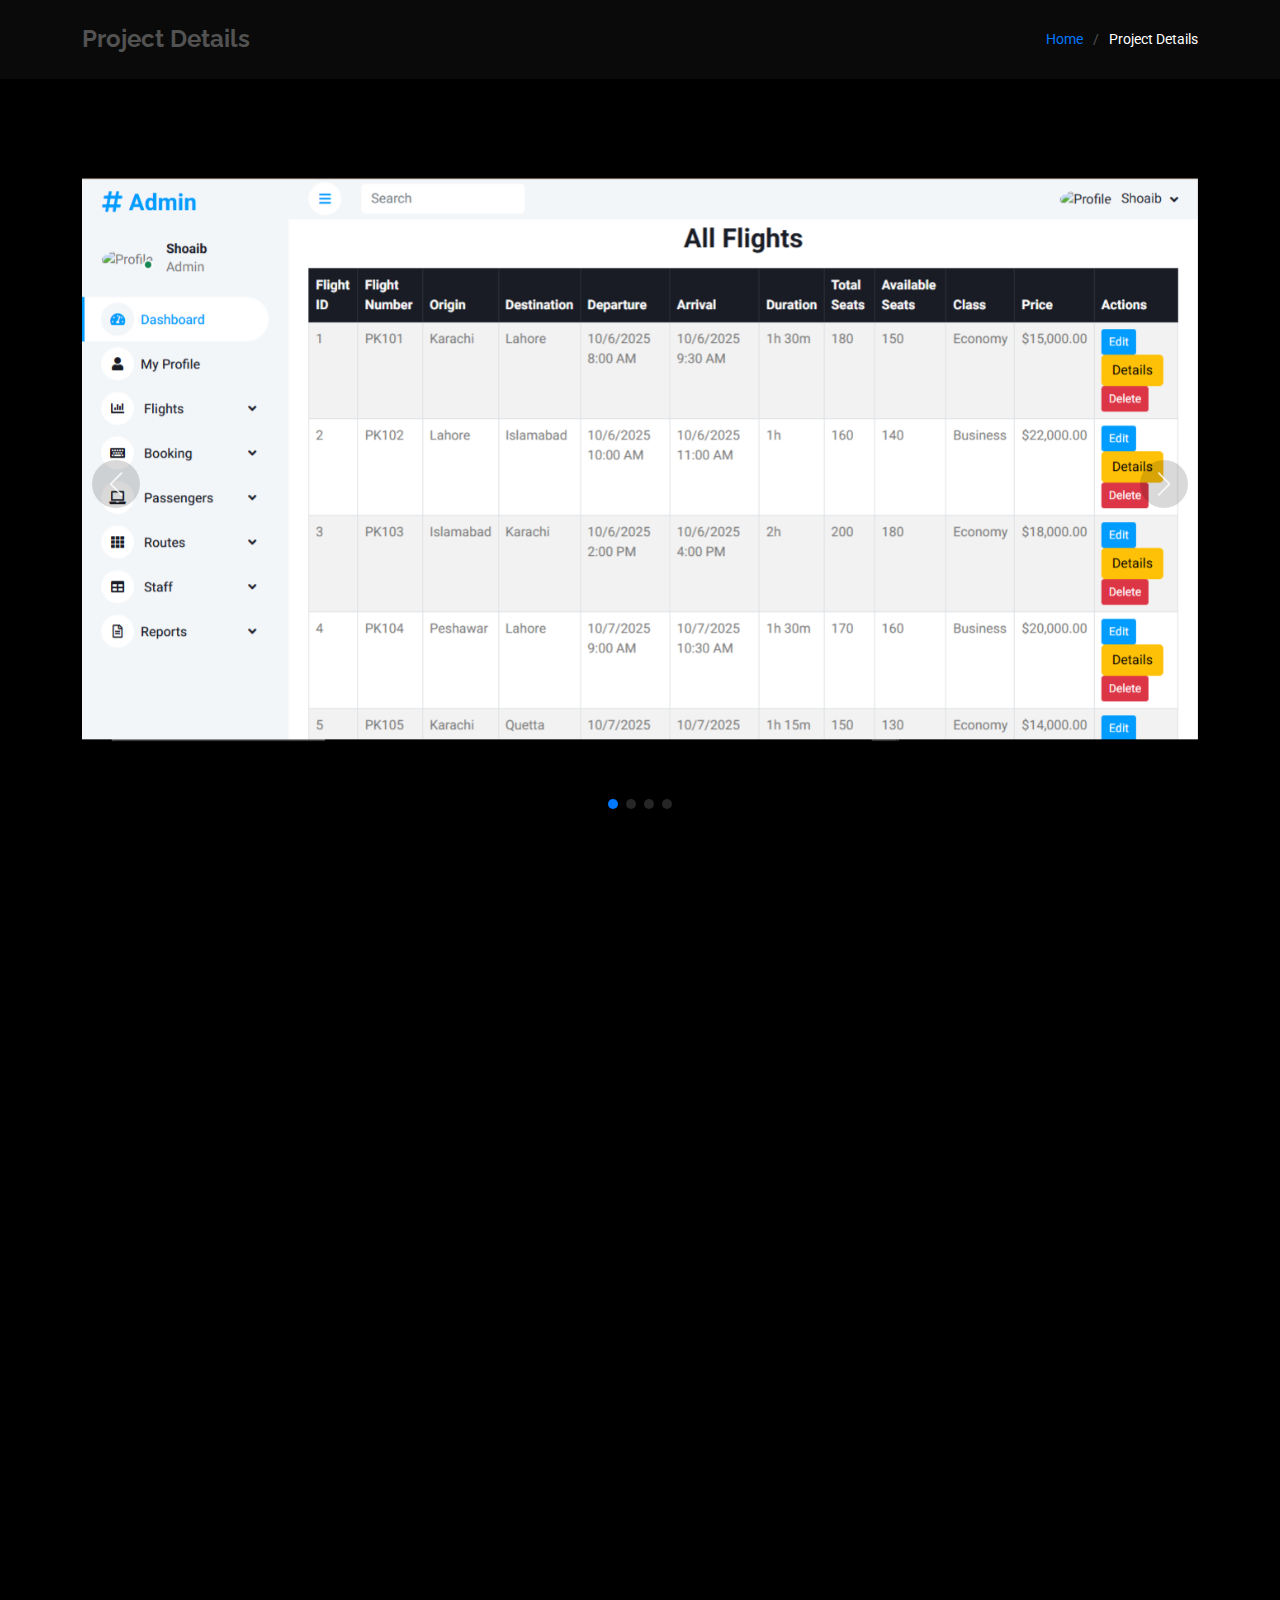
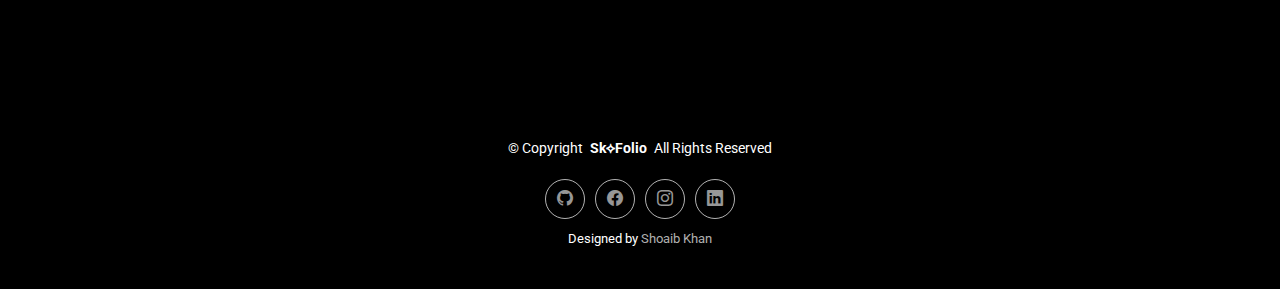
<file: airlineadmin.html>
<!DOCTYPE html>
<html lang="en">

<head>
  <meta charset="utf-8">
  <meta content="width=device-width, initial-scale=1.0" name="viewport">
  <title>Sk⟡Folio</title>
  <meta name="description" content="">
  <meta name="keywords" content="">

  <!-- Favicons -->
  <link href="assets/img/favicon.png" rel="icon">
  <link href="assets/img/apple-touch-icon.png" rel="apple-touch-icon">

  <!-- Fonts -->
  <link href="https://fonts.googleapis.com" rel="preconnect">
  <link href="https://fonts.gstatic.com" rel="preconnect" crossorigin>
  <link href="https://fonts.googleapis.com/css2?family=Roboto:ital,wght@0,100;0,300;0,400;0,500;0,700;0,900;1,100;1,300;1,400;1,500;1,700;1,900&family=Poppins:ital,wght@0,100;0,200;0,300;0,400;0,500;0,600;0,700;0,800;0,900;1,100;1,200;1,300;1,400;1,500;1,600;1,700;1,800;1,900&family=Raleway:ital,wght@0,100;0,200;0,300;0,400;0,500;0,600;0,700;0,800;0,900;1,100;1,200;1,300;1,400;1,500;1,600;1,700;1,800;1,900&display=swap" rel="stylesheet">

  <!-- Vendor CSS Files -->
  <link href="assets/vendor/bootstrap/css/bootstrap.min.css" rel="stylesheet">
  <link href="assets/vendor/bootstrap-icons/bootstrap-icons.css" rel="stylesheet">
  <link href="assets/vendor/aos/aos.css" rel="stylesheet">
  <link href="assets/vendor/glightbox/css/glightbox.min.css" rel="stylesheet">
  <link href="assets/vendor/swiper/swiper-bundle.min.css" rel="stylesheet">

  <!-- Main CSS File -->
  <link href="assets/css/main.css" rel="stylesheet">

  <!-- =======================================================
  * Template Name: DevFolio
  * Template URL: https://bootstrapmade.com/devfolio-bootstrap-portfolio-html-template/
  * Updated: Aug 07 2024 with Bootstrap v5.3.3
  * Author: BootstrapMade.com
  * License: https://bootstrapmade.com/license/
  ======================================================== -->
</head>

<body class="portfolio-details-page">

  <header id="header" class="header d-flex align-items-center sticky-top">
    <div class="container-fluid container-xl position-relative d-flex align-items-center justify-content-between">

      <a href="index.html" class="logo d-flex align-items-center">
        <!-- Uncomment the line below if you also wish to use an image logo -->
        <!-- <img src="assets/img/logo.png" alt=""> -->

      </a>

      <nav id="navmenu" class="navmenu">

        <i class="mobile-nav-toggle d-xl-none bi bi-list"></i>
      </nav>

    </div>
  </header>

  <main class="main">

    <!-- Page Title -->
    <div class="page-title" data-aos="fade">
      <div class="container d-lg-flex justify-content-between align-items-center">
        <h1 class="mb-2 mb-lg-0">Project Details</h1>
        <nav class="breadcrumbs">
          <ol>
            <li><a href="index.html">Home</a></li>
            <li class="current">Project Details</li>
          </ol>
        </nav>
      </div>
    </div><!-- End Page Title -->

    <!-- Portfolio Details Section -->
    <section id="portfolio-details" class="portfolio-details section">

      <div class="container" data-aos="fade-up">

        <div class="portfolio-details-slider swiper init-swiper">
          <script type="application/json" class="swiper-config">
            {
              "loop": true,
              "speed": 600,
              "autoplay": {
                "delay": 5000
              },
              "slidesPerView": "auto",
              "navigation": {
                "nextEl": ".swiper-button-next",
                "prevEl": ".swiper-button-prev"
              },
              "pagination": {
                "el": ".swiper-pagination",
                "type": "bullets",
                "clickable": true
              }
            }
          </script>
          <div class="swiper-wrapper align-items-center">

            <div class="swiper-slide">
              <img src="assets/img/portfolio/AirlineAdmin.png" alt="">
            </div>

            <div class="swiper-slide">
              <img src="assets/img/portfolio/AirlineAdmin1.png" alt="">
            </div>

            <div class="swiper-slide">
              <img src="assets/img/portfolio/AirlineAdmin2.png" alt="">
            </div>

            <div class="swiper-slide">
              <img src="assets/img/portfolio/AirlineAdmin3.png" alt="">
            </div>

          </div>
          <div class="swiper-button-prev"></div>
          <div class="swiper-button-next"></div>
          <div class="swiper-pagination"></div>
        </div>

        <div class="row justify-content-between gy-4 mt-4">

          <div class="col-lg-8" data-aos="fade-up">
            <div class="portfolio-description">
              <h2>Airline Reservation System – Admin Panel</h2>
              <p>
                The Admin Panel of the Airline Reservation System is designed to help administrators efficiently manage flights, schedules, seat classes, and booking operations. The dashboard offers a clean, professional layout where the admin can add new flights, update timings, manage ticket classes like Economy, Business, and First Class, and oversee passenger bookings with complete accuracy.
              </p>
              <p>
                This system focuses on streamlined control and clear navigation, allowing admins to quickly modify routes, assign staff, and review booking details in real time. The interface is built with a responsive and user-friendly structure, ensuring that important airline operations can be handled smoothly across devices. Each part of the panel maintains clarity and precision, making airline management easier and more organized.
              </p>

              <div class="testimonial-item">
                <p>
                  <i class="bi bi-quote quote-icon-left"></i>
                  <span> Shoaib demonstrated excellent skills while developing the Admin Panel for the Airline Reservation System. His ability to structure complex modules like flight management, route scheduling, and booking supervision showed strong technical understanding and commitment. The system reflects his dedication to clean design and functional development.</span>
                  <i class="bi bi-quote quote-icon-right"></i>
                </p>
                <div>
                  <img src="assets/img/testimonials/testimonials-1.jpg" class="testimonial-img" alt="">
                  <h3>Muhammad Haris</h3>
                  <h4>Faculty Member – Aptech</h4>
                </div>
              </div>

              <p>
                The interface design focuses on providing admins with complete operational visibility, from flight creation to real-time booking statistics. Each module is crafted to ensure accuracy in scheduling and seat-class distribution, helping maintain smooth airline operations. The layout emphasizes clarity, making it easy for admins to navigate through essential management tools.
              </p>

              <p>
                This Admin Panel is built with scalability in mind, supporting future upgrades such as live flight tracking, automated notifications, and extended staff control features. The system’s stable performance and organized structure offer a strong foundation for managing complex airline data securely and efficiently.
              </p>

            </div>
          </div>

          <div class="col-lg-3" data-aos="fade-up" data-aos-delay="100">
            <div class="portfolio-info">
              <h3>Project information</h3>
              <ul>
                <li><strong>Category:</strong> Admin Panel Development (Academic Project)</li>
                <li><strong>Client:</strong> Aptech Institute (Academic Requirement)</li>
                <li><strong>Project date</strong> 01 July, 2025</li>
                <li><strong>Project URL</strong> <a href="https://github.com/Shoaibkhan-10/Airline-Reservation-System.git">www.arilinereservation.com</a></li>
                <li><a href="https://github.com/Shoaibkhan-10/Airline-Reservation-System.git" class="btn-visit align-self-start">Visit Website</a></li>
              </ul>
            </div>
          </div>

        </div>

      </div>

    </section><!-- /Portfolio Details Section -->

  </main>

  <footer id="footer" class="footer accent-background">

    <div class="container">
      <div class="copyright text-center ">
        <p>© <span>Copyright</span> <strong class="px-1 sitename">Sk⟡Folio</strong> <span>All Rights Reserved</span></p>
      </div>
      <div class="social-links d-flex justify-content-center">
        <a href="https://github.com/Shoaibkhan-10"><i class="bi bi-github"></i></a>
        <a href="https://www.facebook.com/shoaib.khan.959108/"><i class="bi bi-facebook"></i></a>
        <a href="https://www.instagram.com/sho_aibkhan10/"><i class="bi bi-instagram"></i></a>
        <a href="https://www.linkedin.com/in/shoaib-khan-895b4b362/"><i class="bi bi-linkedin"></i></a>
      </div>
      <div class="credits">
        <!-- All the links in the footer should remain intact. -->
        <!-- You can delete the links only if you've purchased the pro version. -->
        <!-- Licensing information: https://bootstrapmade.com/license/ -->
        <!-- Purchase the pro version with working PHP/AJAX contact form: [buy-url] -->
        Designed by <a href="#">Shoaib Khan</a> 
        <!-- Distributed by <a href="https://themewagon.com" target="_blank">ThemeWagon</a> -->
      </div>
    </div>

  </footer>

  <!-- Scroll Top -->
  <a href="#" id="scroll-top" class="scroll-top d-flex align-items-center justify-content-center"><i class="bi bi-arrow-up-short"></i></a>

  <!-- Preloader -->
  <div id="preloader"></div>

  <!-- Vendor JS Files -->
  <script src="assets/vendor/bootstrap/js/bootstrap.bundle.min.js"></script>
  <script src="assets/vendor/php-email-form/validate.js"></script>
  <script src="assets/vendor/aos/aos.js"></script>
  <script src="assets/vendor/typed.js/typed.umd.js"></script>
  <script src="assets/vendor/waypoints/noframework.waypoints.js"></script>
  <script src="assets/vendor/purecounter/purecounter_vanilla.js"></script>
  <script src="assets/vendor/glightbox/js/glightbox.min.js"></script>
  <script src="assets/vendor/imagesloaded/imagesloaded.pkgd.min.js"></script>
  <script src="assets/vendor/isotope-layout/isotope.pkgd.min.js"></script>
  <script src="assets/vendor/swiper/swiper-bundle.min.js"></script>

  <!-- Main JS File -->
  <script src="assets/js/main.js"></script>

</body>

</html>
</file>
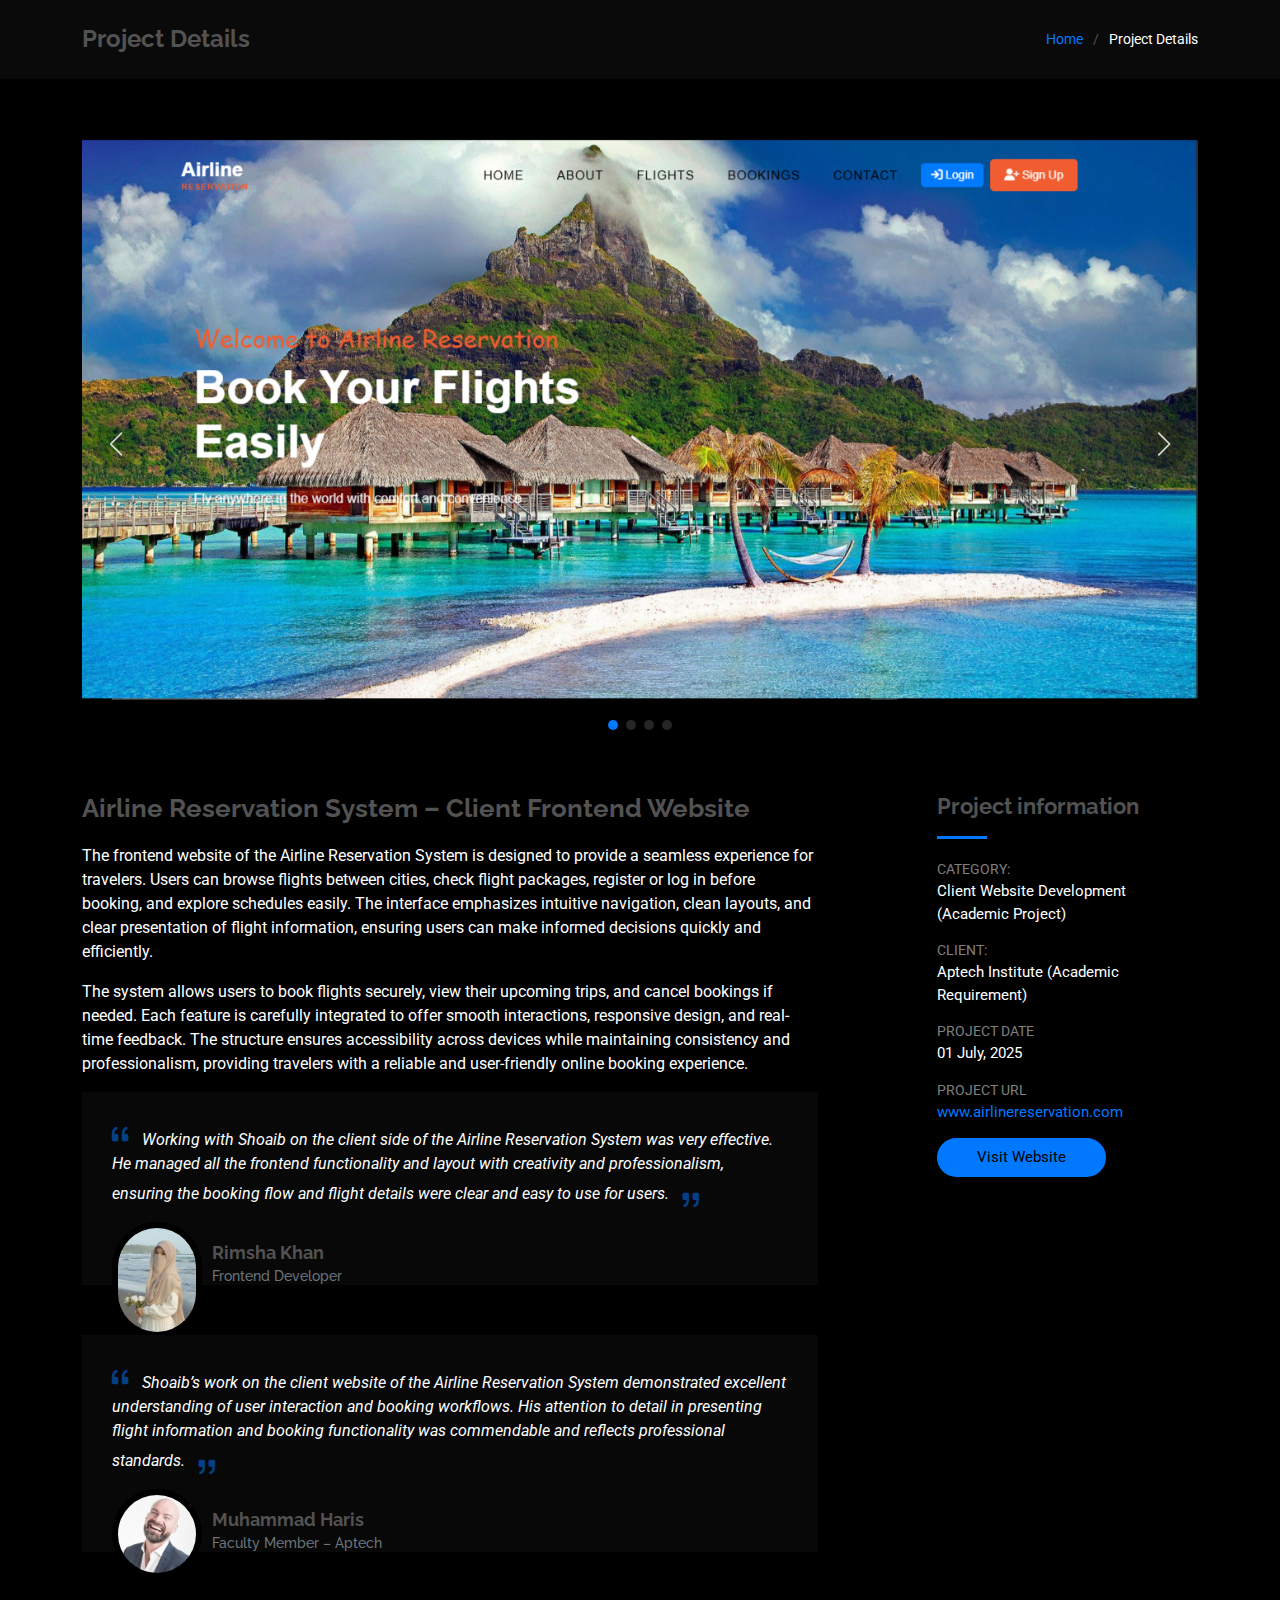
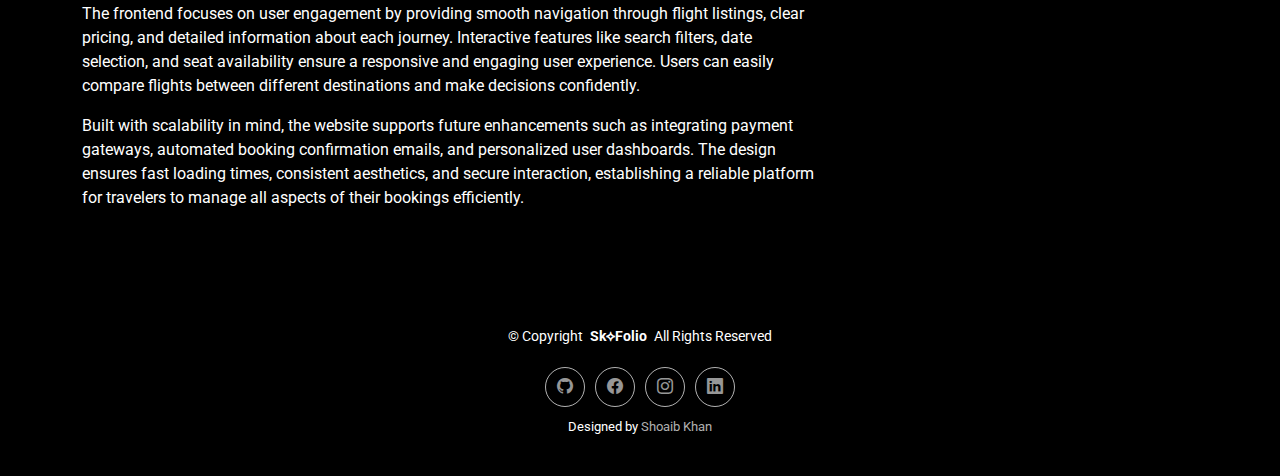
<file: airlineclient.html>
<!DOCTYPE html>
<html lang="en">

<head>
  <meta charset="utf-8">
  <meta content="width=device-width, initial-scale=1.0" name="viewport">
  <title>Sk⟡Folio</title>
  <meta name="description" content="">
  <meta name="keywords" content="">

  <!-- Favicons -->
  <link href="assets/img/favicon.png" rel="icon">
  <link href="assets/img/apple-touch-icon.png" rel="apple-touch-icon">

  <!-- Fonts -->
  <link href="https://fonts.googleapis.com" rel="preconnect">
  <link href="https://fonts.gstatic.com" rel="preconnect" crossorigin>
  <link href="https://fonts.googleapis.com/css2?family=Roboto:ital,wght@0,100;0,300;0,400;0,500;0,700;0,900;1,100;1,300;1,400;1,500;1,700;1,900&family=Poppins:ital,wght@0,100;0,200;0,300;0,400;0,500;0,600;0,700;0,800;0,900;1,100;1,200;1,300;1,400;1,500;1,600;1,700;1,800;1,900&family=Raleway:ital,wght@0,100;0,200;0,300;0,400;0,500;0,600;0,700;0,800;0,900;1,100;1,200;1,300;1,400;1,500;1,600;1,700;1,800;1,900&display=swap" rel="stylesheet">

  <!-- Vendor CSS Files -->
  <link href="assets/vendor/bootstrap/css/bootstrap.min.css" rel="stylesheet">
  <link href="assets/vendor/bootstrap-icons/bootstrap-icons.css" rel="stylesheet">
  <link href="assets/vendor/aos/aos.css" rel="stylesheet">
  <link href="assets/vendor/glightbox/css/glightbox.min.css" rel="stylesheet">
  <link href="assets/vendor/swiper/swiper-bundle.min.css" rel="stylesheet">

  <!-- Main CSS File -->
  <link href="assets/css/main.css" rel="stylesheet">

  <!-- =======================================================
  * Template Name: DevFolio
  * Template URL: https://bootstrapmade.com/devfolio-bootstrap-portfolio-html-template/
  * Updated: Aug 07 2024 with Bootstrap v5.3.3
  * Author: BootstrapMade.com
  * License: https://bootstrapmade.com/license/
  ======================================================== -->
</head>

<body class="portfolio-details-page">

  <header id="header" class="header d-flex align-items-center sticky-top">
    <div class="container-fluid container-xl position-relative d-flex align-items-center justify-content-between">

      <a href="index.html" class="logo d-flex align-items-center">
        <!-- Uncomment the line below if you also wish to use an image logo -->
        <!-- <img src="assets/img/logo.png" alt=""> -->

      </a>

      <nav id="navmenu" class="navmenu">

        <i class="mobile-nav-toggle d-xl-none bi bi-list"></i>
      </nav>

    </div>
  </header>

  <main class="main">

    <!-- Page Title -->
    <div class="page-title" data-aos="fade">
      <div class="container d-lg-flex justify-content-between align-items-center">
        <h1 class="mb-2 mb-lg-0">Project Details</h1>
        <nav class="breadcrumbs">
          <ol>
            <li><a href="index.html">Home</a></li>
            <li class="current">Project Details</li>
          </ol>
        </nav>
      </div>
    </div><!-- End Page Title -->

    <!-- Portfolio Details Section -->
    <section id="portfolio-details" class="portfolio-details section">

      <div class="container" data-aos="fade-up">

        <div class="portfolio-details-slider swiper init-swiper">
          <script type="application/json" class="swiper-config">
            {
              "loop": true,
              "speed": 600,
              "autoplay": {
                "delay": 5000
              },
              "slidesPerView": "auto",
              "navigation": {
                "nextEl": ".swiper-button-next",
                "prevEl": ".swiper-button-prev"
              },
              "pagination": {
                "el": ".swiper-pagination",
                "type": "bullets",
                "clickable": true
              }
            }
          </script>
          <div class="swiper-wrapper align-items-center">

            <div class="swiper-slide">
              <img src="assets/img/portfolio/AirlineFrontend.png" alt="">
            </div>

            <div class="swiper-slide">
              <img src="assets/img/portfolio/AirlineFrontend1.png" alt="">
            </div>

            <div class="swiper-slide">
              <img src="assets/img/portfolio/AirlineFrontend2.png" alt="">
            </div>

            <div class="swiper-slide">
              <img src="assets/img/portfolio/AirlineFrontend3.png" alt="">
            </div>

          </div>
          <div class="swiper-button-prev"></div>
          <div class="swiper-button-next"></div>
          <div class="swiper-pagination"></div>
        </div>

        <div class="row justify-content-between gy-4 mt-4">

          <div class="col-lg-8" data-aos="fade-up">
            <div class="portfolio-description">
              <h2>Airline Reservation System – Client Frontend Website</h2>
              <p>
                The frontend website of the Airline Reservation System is designed to provide a seamless experience for travelers. Users can browse flights between cities, check flight packages, register or log in before booking, and explore schedules easily. The interface emphasizes intuitive navigation, clean layouts, and clear presentation of flight information, ensuring users can make informed decisions quickly and efficiently.
              </p>
              <p>
                The system allows users to book flights securely, view their upcoming trips, and cancel bookings if needed. Each feature is carefully integrated to offer smooth interactions, responsive design, and real-time feedback. The structure ensures accessibility across devices while maintaining consistency and professionalism, providing travelers with a reliable and user-friendly online booking experience.
              </p>

              <div class="testimonial-item">
                <p>
                  <i class="bi bi-quote quote-icon-left"></i>
                  <span> Working with Shoaib on the client side of the Airline Reservation System was very effective. He managed all the frontend functionality and layout with creativity and professionalism, ensuring the booking flow and flight details were clear and easy to use for users.</span>
                  <i class="bi bi-quote quote-icon-right"></i>
                </p>
                <div>
                  <img src="assets/img/testimonials/pic1.jfif" class="testimonial-img" alt="">
                  <h3>Rimsha Khan</h3>
                  <h4>Frontend Developer</h4>
                </div>
              </div>

              <div class="testimonial-item">
                <p>
                  <i class="bi bi-quote quote-icon-left"></i>
                  <span>Shoaib’s work on the client website of the Airline Reservation System demonstrated excellent understanding of user interaction and booking workflows. His attention to detail in presenting flight information and booking functionality was commendable and reflects professional standards.</span>
                  <i class="bi bi-quote quote-icon-right"></i>
                </p>
                <div>
                  <img src="assets/img/testimonials/testimonials-1.jpg" class="testimonial-img" alt="">
                  <h3>Muhammad Haris</h3>
                  <h4>Faculty Member – Aptech</h4>
                </div>
              </div>

              <p>
                The frontend focuses on user engagement by providing smooth navigation through flight listings, clear pricing, and detailed information about each journey. Interactive features like search filters, date selection, and seat availability ensure a responsive and engaging user experience. Users can easily compare flights between different destinations and make decisions confidently.
              </p>
              <p>
                Built with scalability in mind, the website supports future enhancements such as integrating payment gateways, automated booking confirmation emails, and personalized user dashboards. The design ensures fast loading times, consistent aesthetics, and secure interaction, establishing a reliable platform for travelers to manage all aspects of their bookings efficiently.
              </p>

            </div>
          </div>

          <div class="col-lg-3" data-aos="fade-up" data-aos-delay="100">
            <div class="portfolio-info">
              <h3>Project information</h3>
              <ul>
                <li><strong>Category:</strong> Client Website Development (Academic Project)</li>
                <li><strong>Client:</strong> Aptech Institute (Academic Requirement)</li>
                <li><strong>Project date</strong> 01 July, 2025</li>
                <li><strong>Project URL</strong> <a href="https://github.com/Shoaibkhan-10/Airline-Reservation-System.git">www.airlinereservation.com</a></li>
                <li><a href="https://github.com/Shoaibkhan-10/Airline-Reservation-System.git" class="btn-visit align-self-start">Visit Website</a></li>
              </ul>
            </div>
          </div>

        </div>

      </div>

    </section><!-- /Portfolio Details Section -->

  </main>

  <footer id="footer" class="footer accent-background">

    <div class="container">
      <div class="copyright text-center ">
        <p>© <span>Copyright</span> <strong class="px-1 sitename">Sk⟡Folio</strong> <span>All Rights Reserved</span></p>
      </div>
      <div class="social-links d-flex justify-content-center">
        <a href="https://github.com/Shoaibkhan-10"><i class="bi bi-github"></i></a>
        <a href="https://www.facebook.com/shoaib.khan.959108/"><i class="bi bi-facebook"></i></a>
        <a href="https://www.instagram.com/sho_aibkhan10/"><i class="bi bi-instagram"></i></a>
        <a href="https://www.linkedin.com/in/shoaib-khan-895b4b362/"><i class="bi bi-linkedin"></i></a>
      </div>
      <div class="credits">
        <!-- All the links in the footer should remain intact. -->
        <!-- You can delete the links only if you've purchased the pro version. -->
        <!-- Licensing information: https://bootstrapmade.com/license/ -->
        <!-- Purchase the pro version with working PHP/AJAX contact form: [buy-url] -->
        Designed by <a href="#">Shoaib Khan</a> 
        <!-- Distributed by <a href="https://themewagon.com" target="_blank">ThemeWagon</a> -->
      </div>
    </div>

  </footer>

  <!-- Scroll Top -->
  <a href="#" id="scroll-top" class="scroll-top d-flex align-items-center justify-content-center"><i class="bi bi-arrow-up-short"></i></a>

  <!-- Preloader -->
  <div id="preloader"></div>

  <!-- Vendor JS Files -->
  <script src="assets/vendor/bootstrap/js/bootstrap.bundle.min.js"></script>
  <script src="assets/vendor/php-email-form/validate.js"></script>
  <script src="assets/vendor/aos/aos.js"></script>
  <script src="assets/vendor/typed.js/typed.umd.js"></script>
  <script src="assets/vendor/waypoints/noframework.waypoints.js"></script>
  <script src="assets/vendor/purecounter/purecounter_vanilla.js"></script>
  <script src="assets/vendor/glightbox/js/glightbox.min.js"></script>
  <script src="assets/vendor/imagesloaded/imagesloaded.pkgd.min.js"></script>
  <script src="assets/vendor/isotope-layout/isotope.pkgd.min.js"></script>
  <script src="assets/vendor/swiper/swiper-bundle.min.js"></script>

  <!-- Main JS File -->
  <script src="assets/js/main.js"></script>

</body>

</html>
</file>
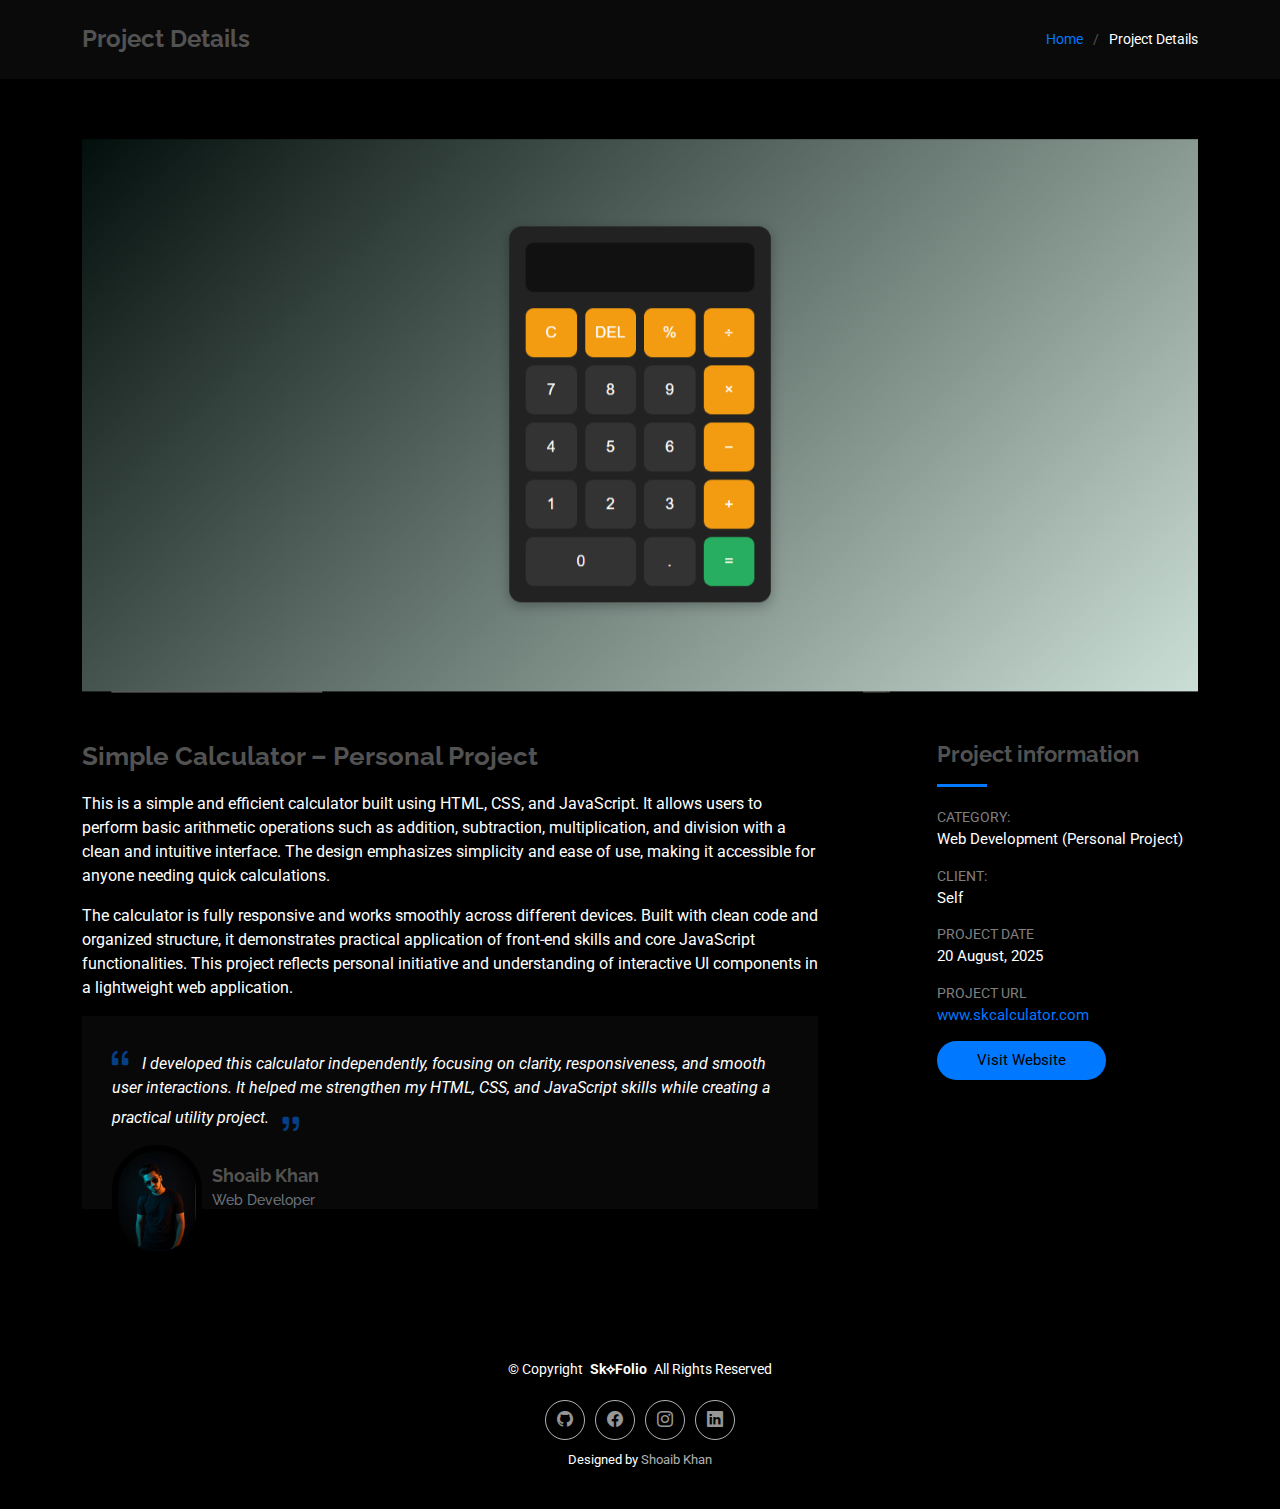
<file: calculator.html>
<!DOCTYPE html>
<html lang="en">

<head>
  <meta charset="utf-8">
  <meta content="width=device-width, initial-scale=1.0" name="viewport">
  <title>Sk⟡Folio</title>
  <meta name="description" content="">
  <meta name="keywords" content="">

  <!-- Favicons -->
  <link href="assets/img/favicon.png" rel="icon">
  <link href="assets/img/apple-touch-icon.png" rel="apple-touch-icon">

  <!-- Fonts -->
  <link href="https://fonts.googleapis.com" rel="preconnect">
  <link href="https://fonts.gstatic.com" rel="preconnect" crossorigin>
  <link href="https://fonts.googleapis.com/css2?family=Roboto:ital,wght@0,100;0,300;0,400;0,500;0,700;0,900;1,100;1,300;1,400;1,500;1,700;1,900&family=Poppins:ital,wght@0,100;0,200;0,300;0,400;0,500;0,600;0,700;0,800;0,900;1,100;1,200;1,300;1,400;1,500;1,600;1,700;1,800;1,900&family=Raleway:ital,wght@0,100;0,200;0,300;0,400;0,500;0,600;0,700;0,800;0,900;1,100;1,200;1,300;1,400;1,500;1,600;1,700;1,800;1,900&display=swap" rel="stylesheet">

  <!-- Vendor CSS Files -->
  <link href="assets/vendor/bootstrap/css/bootstrap.min.css" rel="stylesheet">
  <link href="assets/vendor/bootstrap-icons/bootstrap-icons.css" rel="stylesheet">
  <link href="assets/vendor/aos/aos.css" rel="stylesheet">
  <link href="assets/vendor/glightbox/css/glightbox.min.css" rel="stylesheet">
  <link href="assets/vendor/swiper/swiper-bundle.min.css" rel="stylesheet">

  <!-- Main CSS File -->
  <link href="assets/css/main.css" rel="stylesheet">

  <!-- =======================================================
  * Template Name: DevFolio
  * Template URL: https://bootstrapmade.com/devfolio-bootstrap-portfolio-html-template/
  * Updated: Aug 07 2024 with Bootstrap v5.3.3
  * Author: BootstrapMade.com
  * License: https://bootstrapmade.com/license/
  ======================================================== -->
</head>

<body class="portfolio-details-page">

  <header id="header" class="header d-flex align-items-center sticky-top">
    <div class="container-fluid container-xl position-relative d-flex align-items-center justify-content-between">

      <a href="index.html" class="logo d-flex align-items-center">
        <!-- Uncomment the line below if you also wish to use an image logo -->
        <!-- <img src="assets/img/logo.png" alt=""> -->

      </a>

      <nav id="navmenu" class="navmenu">

        <i class="mobile-nav-toggle d-xl-none bi bi-list"></i>
      </nav>

    </div>
  </header>

  <main class="main">

    <!-- Page Title -->
    <div class="page-title" data-aos="fade">
      <div class="container d-lg-flex justify-content-between align-items-center">
        <h1 class="mb-2 mb-lg-0">Project Details</h1>
        <nav class="breadcrumbs">
          <ol>
            <li><a href="index.html">Home</a></li>
            <li class="current">Project Details</li>
          </ol>
        </nav>
      </div>
    </div><!-- End Page Title -->

    <!-- Portfolio Details Section -->
    <section id="portfolio-details" class="portfolio-details section">

      <div class="container" data-aos="fade-up">

        <div class="portfolio-details-slider swiper init-swiper">
          <script type="application/json" class="swiper-config">
            {
              "loop": true,
              "speed": 600,
              "autoplay": {
                "delay": 5000
              },
              "slidesPerView": "auto",
              "navigation": {
                "nextEl": ".swiper-button-next",
                "prevEl": ".swiper-button-prev"
              },
              "pagination": {
                "el": ".swiper-pagination",
                "type": "bullets",
                "clickable": true
              }
            }
          </script>
          <div class="swiper-wrapper align-items-center">

            <div class="swiper-slide">
              <img src="assets/img/portfolio/Calculator.png" alt="">
            </div>

          </div>
          <div class="swiper-button-prev"></div>
          <div class="swiper-button-next"></div>
          <div class="swiper-pagination"></div>
        </div>

        <div class="row justify-content-between gy-4 mt-4">

          <div class="col-lg-8" data-aos="fade-up">
            <div class="portfolio-description">
              <h2>Simple Calculator – Personal Project</h2>
              <p>
                This is a simple and efficient calculator built using HTML, CSS, and JavaScript. It allows users to perform basic arithmetic operations such as addition, subtraction, multiplication, and division with a clean and intuitive interface. The design emphasizes simplicity and ease of use, making it accessible for anyone needing quick calculations.
              </p>
              <p>
                The calculator is fully responsive and works smoothly across different devices. Built with clean code and organized structure, it demonstrates practical application of front-end skills and core JavaScript functionalities. This project reflects personal initiative and understanding of interactive UI components in a lightweight web application.
              </p>

              <div class="testimonial-item">
                <p>
                  <i class="bi bi-quote quote-icon-left"></i>
                  <span> I developed this calculator independently, focusing on clarity, responsiveness, and smooth user interactions. It helped me strengthen my HTML, CSS, and JavaScript skills while creating a practical utility project.</span>
                  <i class="bi bi-quote quote-icon-right"></i>
                </p>
                <div>
                  <img src="assets/New/IMG_7279.JPG" class="testimonial-img" alt="">
                  <h3>Shoaib Khan</h3>
                  <h4>Web Developer</h4>
                </div>
              </div>

            </div>
          </div>

          <div class="col-lg-3" data-aos="fade-up" data-aos-delay="100">
            <div class="portfolio-info">
              <h3>Project information</h3>
              <ul>
                <li><strong>Category:</strong> Web Development (Personal Project)</li>
                <li><strong>Client:</strong> Self</li>
                <li><strong>Project date</strong> 20 August, 2025</li>
                <li><strong>Project URL</strong> <a href="https://shoaibkhan-10.github.io/my-calculator/">www.skcalculator.com</a></li>
                <li><a href="https://shoaibkhan-10.github.io/my-calculator/" class="btn-visit align-self-start">Visit Website</a></li>
              </ul>
            </div>
          </div>

        </div>

      </div>

    </section><!-- /Portfolio Details Section -->

  </main>

  <footer id="footer" class="footer accent-background">

    <div class="container">
      <div class="copyright text-center ">
        <p>© <span>Copyright</span> <strong class="px-1 sitename">Sk⟡Folio</strong> <span>All Rights Reserved</span></p>
      </div>
      <div class="social-links d-flex justify-content-center">
        <a href="https://github.com/Shoaibkhan-10"><i class="bi bi-github"></i></a>
        <a href="https://www.facebook.com/shoaib.khan.959108/"><i class="bi bi-facebook"></i></a>
        <a href="https://www.instagram.com/sho_aibkhan10/"><i class="bi bi-instagram"></i></a>
        <a href="https://www.linkedin.com/in/shoaib-khan-895b4b362/"><i class="bi bi-linkedin"></i></a>
      </div>
      <div class="credits">
        <!-- All the links in the footer should remain intact. -->
        <!-- You can delete the links only if you've purchased the pro version. -->
        <!-- Licensing information: https://bootstrapmade.com/license/ -->
        <!-- Purchase the pro version with working PHP/AJAX contact form: [buy-url] -->
        Designed by <a href="#">Shoaib Khan</a> 
        <!-- Distributed by <a href="https://themewagon.com" target="_blank">ThemeWagon</a> -->
      </div>
    </div>

  </footer>

  <!-- Scroll Top -->
  <a href="#" id="scroll-top" class="scroll-top d-flex align-items-center justify-content-center"><i class="bi bi-arrow-up-short"></i></a>

  <!-- Preloader -->
  <div id="preloader"></div>

  <!-- Vendor JS Files -->
  <script src="assets/vendor/bootstrap/js/bootstrap.bundle.min.js"></script>
  <script src="assets/vendor/php-email-form/validate.js"></script>
  <script src="assets/vendor/aos/aos.js"></script>
  <script src="assets/vendor/typed.js/typed.umd.js"></script>
  <script src="assets/vendor/waypoints/noframework.waypoints.js"></script>
  <script src="assets/vendor/purecounter/purecounter_vanilla.js"></script>
  <script src="assets/vendor/glightbox/js/glightbox.min.js"></script>
  <script src="assets/vendor/imagesloaded/imagesloaded.pkgd.min.js"></script>
  <script src="assets/vendor/isotope-layout/isotope.pkgd.min.js"></script>
  <script src="assets/vendor/swiper/swiper-bundle.min.js"></script>

  <!-- Main JS File -->
  <script src="assets/js/main.js"></script>

</body>

</html>
</file>
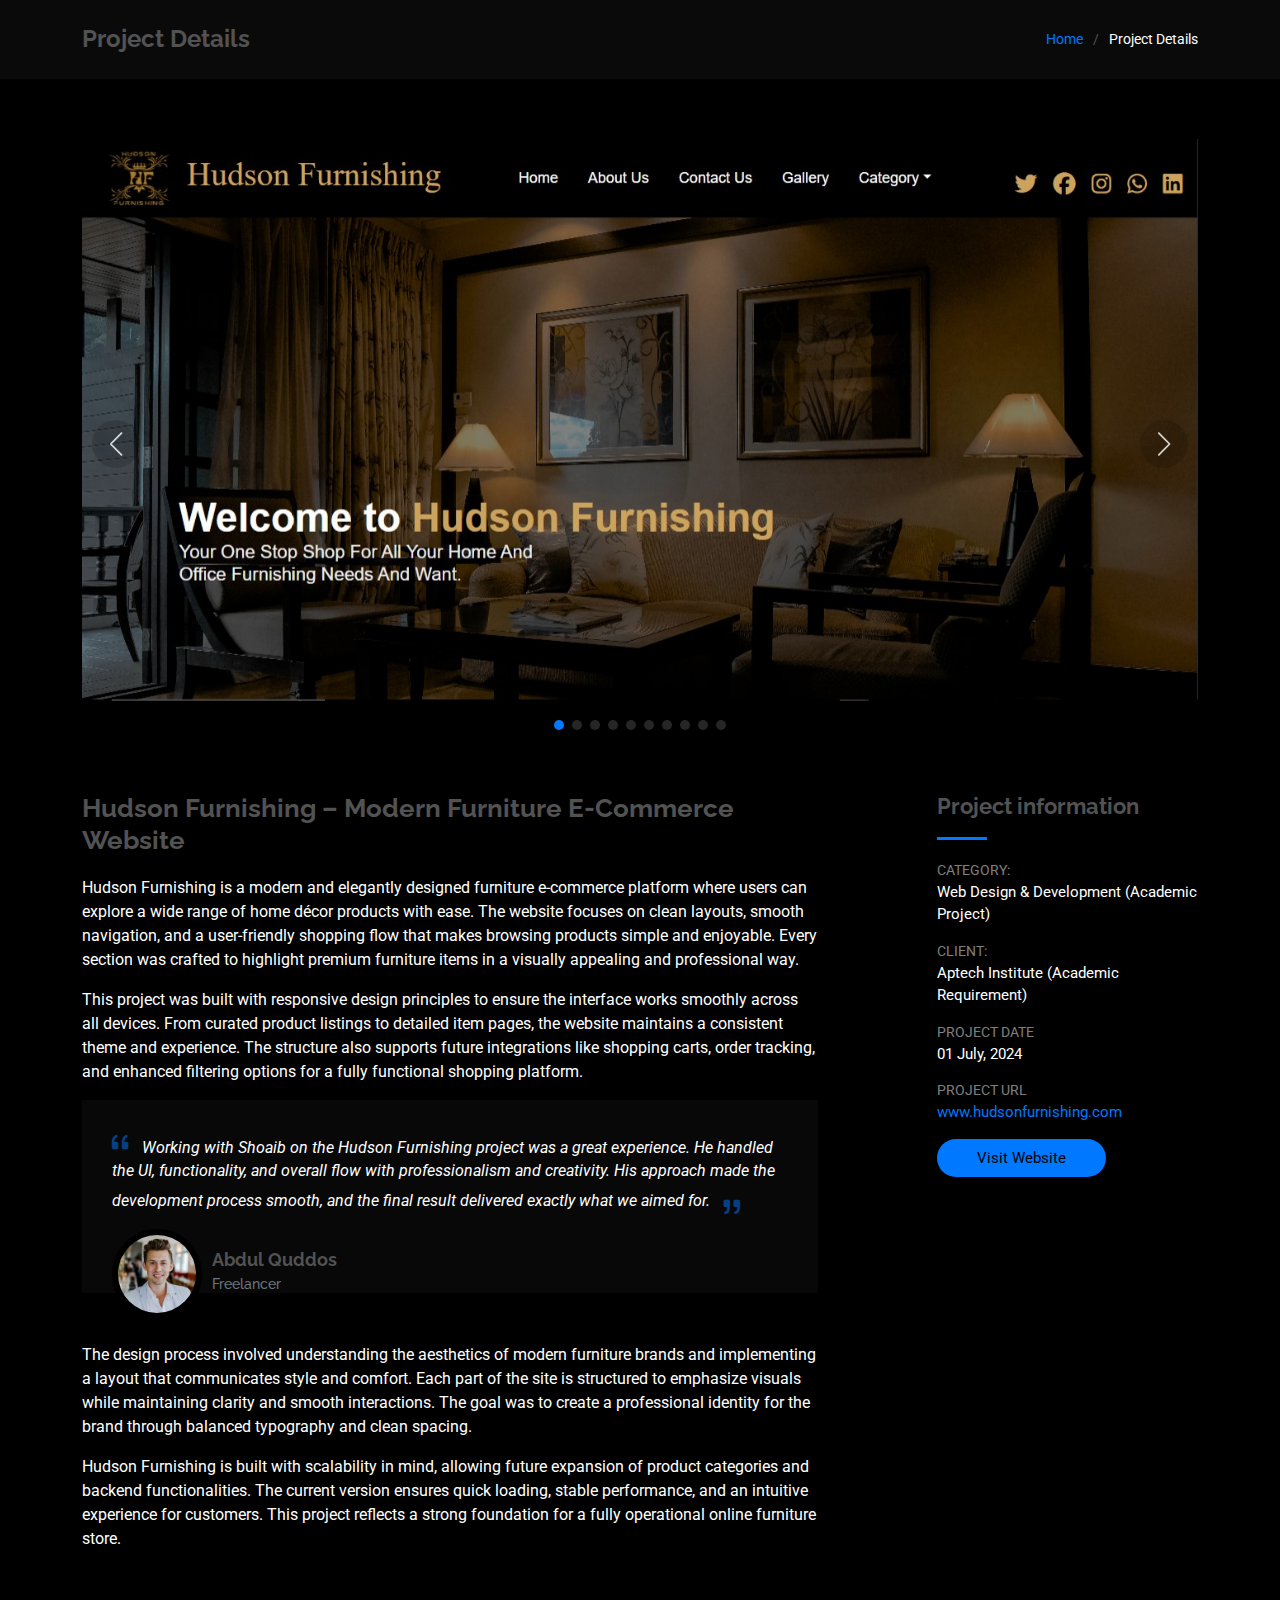
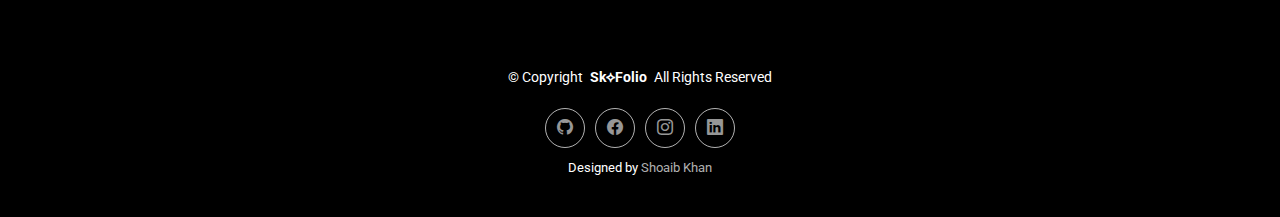
<file: hudson.html>
<!DOCTYPE html>
<html lang="en">

<head>
  <meta charset="utf-8">
  <meta content="width=device-width, initial-scale=1.0" name="viewport">
  <title>Sk⟡Folio</title>
  <meta name="description" content="">
  <meta name="keywords" content="">

  <!-- Favicons -->
  <link href="assets/img/favicon.png" rel="icon">
  <link href="assets/img/apple-touch-icon.png" rel="apple-touch-icon">

  <!-- Fonts -->
  <link href="https://fonts.googleapis.com" rel="preconnect">
  <link href="https://fonts.gstatic.com" rel="preconnect" crossorigin>
  <link href="https://fonts.googleapis.com/css2?family=Roboto:ital,wght@0,100;0,300;0,400;0,500;0,700;0,900;1,100;1,300;1,400;1,500;1,700;1,900&family=Poppins:ital,wght@0,100;0,200;0,300;0,400;0,500;0,600;0,700;0,800;0,900;1,100;1,200;1,300;1,400;1,500;1,600;1,700;1,800;1,900&family=Raleway:ital,wght@0,100;0,200;0,300;0,400;0,500;0,600;0,700;0,800;0,900;1,100;1,200;1,300;1,400;1,500;1,600;1,700;1,800;1,900&display=swap" rel="stylesheet">

  <!-- Vendor CSS Files -->
  <link href="assets/vendor/bootstrap/css/bootstrap.min.css" rel="stylesheet">
  <link href="assets/vendor/bootstrap-icons/bootstrap-icons.css" rel="stylesheet">
  <link href="assets/vendor/aos/aos.css" rel="stylesheet">
  <link href="assets/vendor/glightbox/css/glightbox.min.css" rel="stylesheet">
  <link href="assets/vendor/swiper/swiper-bundle.min.css" rel="stylesheet">

  <!-- Main CSS File -->
  <link href="assets/css/main.css" rel="stylesheet">

  <!-- =======================================================
  * Template Name: DevFolio
  * Template URL: https://bootstrapmade.com/devfolio-bootstrap-portfolio-html-template/
  * Updated: Aug 07 2024 with Bootstrap v5.3.3
  * Author: BootstrapMade.com
  * License: https://bootstrapmade.com/license/
  ======================================================== -->
</head>

<body class="portfolio-details-page">

  <header id="header" class="header d-flex align-items-center sticky-top">
    <div class="container-fluid container-xl position-relative d-flex align-items-center justify-content-between">

      <a href="index.html" class="logo d-flex align-items-center">
        <!-- Uncomment the line below if you also wish to use an image logo -->
        <!-- <img src="assets/img/logo.png" alt=""> -->

      </a>

      <nav id="navmenu" class="navmenu">

        <i class="mobile-nav-toggle d-xl-none bi bi-list"></i>
      </nav>

    </div>
  </header>

  <main class="main">

    <!-- Page Title -->
    <div class="page-title" data-aos="fade">
      <div class="container d-lg-flex justify-content-between align-items-center">
        <h1 class="mb-2 mb-lg-0">Project Details</h1>
        <nav class="breadcrumbs">
          <ol>
            <li><a href="index.html">Home</a></li>
            <li class="current">Project Details</li>
          </ol>
        </nav>
      </div>
    </div><!-- End Page Title -->

    <!-- Portfolio Details Section -->
    <section id="portfolio-details" class="portfolio-details section">

      <div class="container" data-aos="fade-up">

        <div class="portfolio-details-slider swiper init-swiper">
          <script type="application/json" class="swiper-config">
            {
              "loop": true,
              "speed": 600,
              "autoplay": {
                "delay": 5000
              },
              "slidesPerView": "auto",
              "navigation": {
                "nextEl": ".swiper-button-next",
                "prevEl": ".swiper-button-prev"
              },
              "pagination": {
                "el": ".swiper-pagination",
                "type": "bullets",
                "clickable": true
              }
            }
          </script>
          <div class="swiper-wrapper align-items-center">

            <div class="swiper-slide">
              <img src="assets/img/portfolio/image.jpg" alt="">
            </div>

            <div class="swiper-slide">
              <img src="assets/img/portfolio/image2.png" alt="">
            </div>

            <div class="swiper-slide">
              <img src="assets/img/portfolio/image3.png" alt="">
            </div>

            <div class="swiper-slide">
              <img src="assets/img/portfolio/image4.png" alt="">
            </div>

            <div class="swiper-slide">
              <img src="assets/img/portfolio/image5.png" alt="">
            </div>

            <div class="swiper-slide">
              <img src="assets/img/portfolio/image6.png" alt="">
            </div>

            <div class="swiper-slide">
              <img src="assets/img/portfolio/image7.png" alt="">
            </div>

            <div class="swiper-slide">
              <img src="assets/img/portfolio/image8.png" alt="">
            </div>

            <div class="swiper-slide">
              <img src="assets/img/portfolio/image9.png" alt="">
            </div>

            <div class="swiper-slide">
              <img src="assets/img/portfolio/image10.png" alt="">
            </div>

          </div>
          <div class="swiper-button-prev"></div>
          <div class="swiper-button-next"></div>
          <div class="swiper-pagination"></div>
        </div>

        <div class="row justify-content-between gy-4 mt-4">

          <div class="col-lg-8" data-aos="fade-up">
            <div class="portfolio-description">
              <h2>Hudson Furnishing – Modern Furniture E-Commerce Website</h2>

              <p>
                  Hudson Furnishing is a modern and elegantly designed furniture e-commerce platform where users can explore a wide range of home décor products with ease. The website focuses on clean layouts, smooth navigation, and a user-friendly shopping flow that makes browsing products simple and enjoyable. Every section was crafted to highlight premium furniture items in a visually appealing and professional way.
              </p>

              <p>
                  This project was built with responsive design principles to ensure the interface works smoothly across all devices. From curated product listings to detailed item pages, the website maintains a consistent theme and experience. The structure also supports future integrations like shopping carts, order tracking, and enhanced filtering options for a fully functional shopping platform.
              </p>


              <div class="testimonial-item">
                <p>
                  <i class="bi bi-quote quote-icon-left"></i>
                  <span>
                    Working with Shoaib on the Hudson Furnishing project was a great experience. He handled the UI, functionality, and overall flow with professionalism and creativity. His approach made the development process smooth, and the final result delivered exactly what we aimed for.
                  </span>                  
                  <i class="bi bi-quote quote-icon-right"></i>
                </p>
                <div>
                  <img src="assets/img/testimonials/testimonials-4.jpg" class="testimonial-img" alt="">
                  <h3>Abdul Quddos</h3>
                  <h4>Freelancer</h4>
                </div>
              </div>

              <p>
                The design process involved understanding the aesthetics of modern furniture brands and implementing a layout that communicates style and comfort. Each part of the site is structured to emphasize visuals while maintaining clarity and smooth interactions. The goal was to create a professional identity for the brand through balanced typography and clean spacing.
              </p>

              <p>
                Hudson Furnishing is built with scalability in mind, allowing future expansion of product categories and backend functionalities. The current version ensures quick loading, stable performance, and an intuitive experience for customers. This project reflects a strong foundation for a fully operational online furniture store.
              </p>

            </div>
          </div>

          <div class="col-lg-3" data-aos="fade-up" data-aos-delay="100">
            <div class="portfolio-info">
              <h3>Project information</h3>
              <ul>
                <li><strong>Category:</strong> Web Design & Development (Academic Project)</li>
                <li><strong>Client:</strong> Aptech Institute (Academic Requirement)</li>
                <li><strong>Project date</strong> 01 July, 2024</li>
                <li><strong>Project URL</strong> <a href="https://github.com/Shoaibkhan-10/Hudson_Furnishing.git">www.hudsonfurnishing.com</a></li>
                <li><a href="https://shoaibkhan-10.github.io/My-Web/" class="btn-visit align-self-start">Visit Website</a></li>
              </ul>
            </div>
          </div>

        </div>

      </div>

    </section><!-- /Portfolio Details Section -->

  </main>

  <footer id="footer" class="footer accent-background">

    <div class="container">
      <div class="copyright text-center ">
        <p>© <span>Copyright</span> <strong class="px-1 sitename">Sk⟡Folio</strong> <span>All Rights Reserved</span></p>
      </div>
      <div class="social-links d-flex justify-content-center">
        <a href="https://github.com/Shoaibkhan-10"><i class="bi bi-github"></i></a>
        <a href="https://www.facebook.com/shoaib.khan.959108/"><i class="bi bi-facebook"></i></a>
        <a href="https://www.instagram.com/sho_aibkhan10/"><i class="bi bi-instagram"></i></a>
        <a href="https://www.linkedin.com/in/shoaib-khan-895b4b362/"><i class="bi bi-linkedin"></i></a>
      </div>
      <div class="credits">
        <!-- All the links in the footer should remain intact. -->
        <!-- You can delete the links only if you've purchased the pro version. -->
        <!-- Licensing information: https://bootstrapmade.com/license/ -->
        <!-- Purchase the pro version with working PHP/AJAX contact form: [buy-url] -->
        Designed by <a href="#">Shoaib Khan</a> 
        <!-- Distributed by <a href="https://themewagon.com" target="_blank">ThemeWagon</a> -->
      </div>
    </div>

  </footer>

  <!-- Scroll Top -->
  <a href="#" id="scroll-top" class="scroll-top d-flex align-items-center justify-content-center"><i class="bi bi-arrow-up-short"></i></a>

  <!-- Preloader -->
  <div id="preloader"></div>

  <!-- Vendor JS Files -->
  <script src="assets/vendor/bootstrap/js/bootstrap.bundle.min.js"></script>
  <script src="assets/vendor/php-email-form/validate.js"></script>
  <script src="assets/vendor/aos/aos.js"></script>
  <script src="assets/vendor/typed.js/typed.umd.js"></script>
  <script src="assets/vendor/waypoints/noframework.waypoints.js"></script>
  <script src="assets/vendor/purecounter/purecounter_vanilla.js"></script>
  <script src="assets/vendor/glightbox/js/glightbox.min.js"></script>
  <script src="assets/vendor/imagesloaded/imagesloaded.pkgd.min.js"></script>
  <script src="assets/vendor/isotope-layout/isotope.pkgd.min.js"></script>
  <script src="assets/vendor/swiper/swiper-bundle.min.js"></script>

  <!-- Main JS File -->
  <script src="assets/js/main.js"></script>

</body>

</html>
</file>
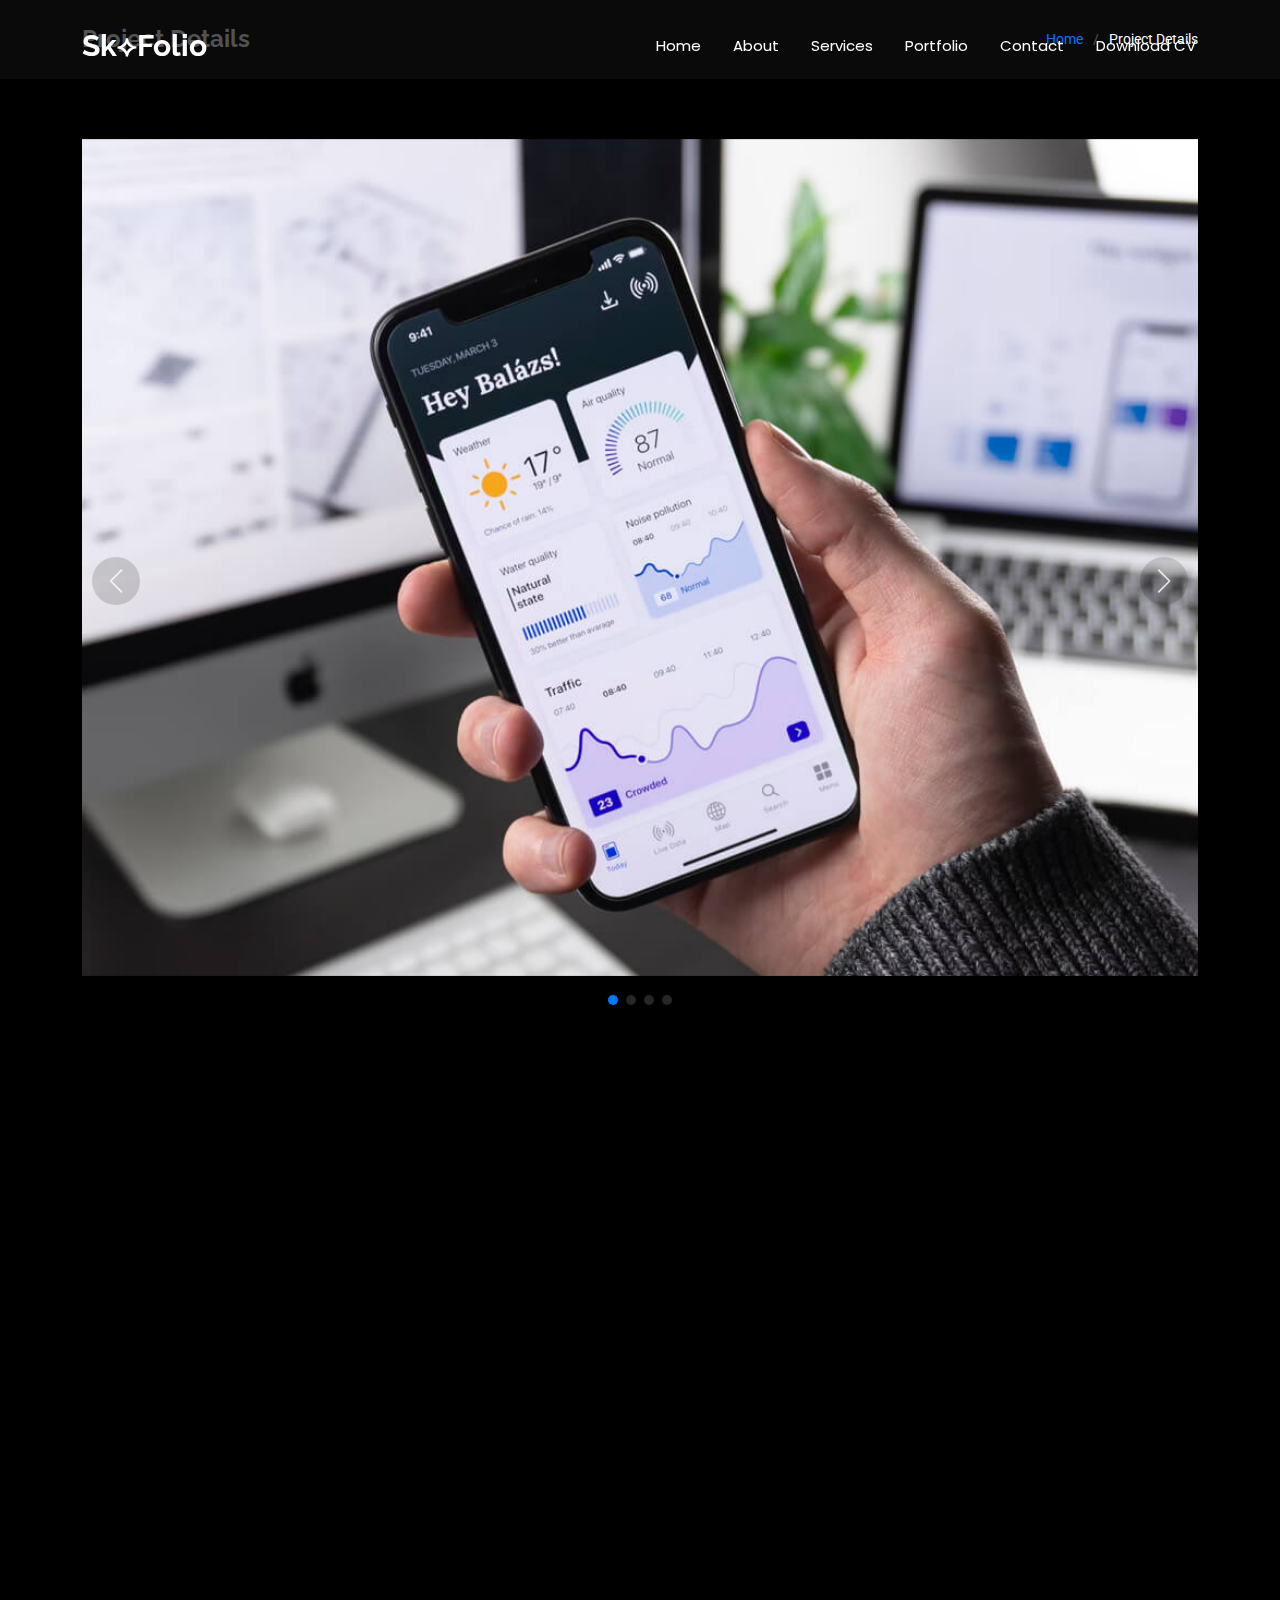
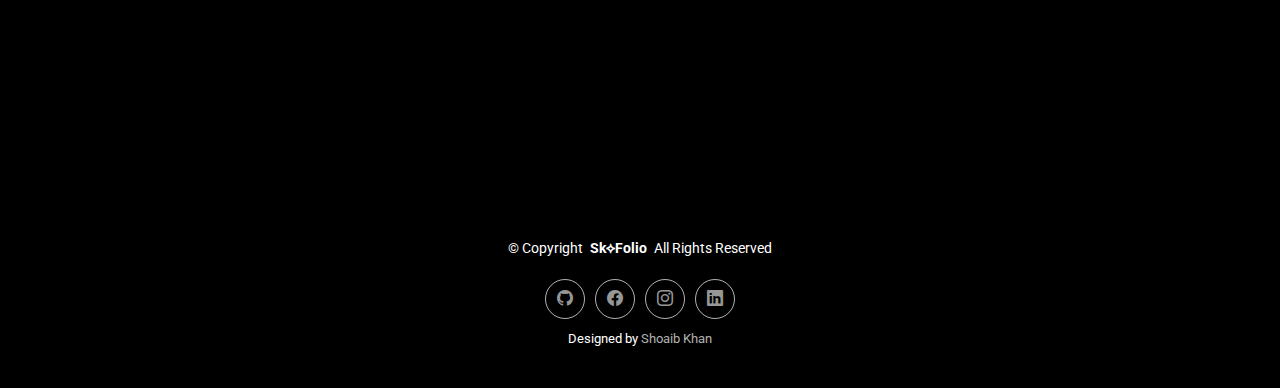
<file: portfolio-details.html>
<!DOCTYPE html>
<html lang="en">

<head>
  <meta charset="utf-8">
  <meta content="width=device-width, initial-scale=1.0" name="viewport">
  <title>SK-Portfolio</title>
  <meta name="description" content="">
  <meta name="keywords" content="">

  <!-- Favicons -->
  <link href="assets/img/favicon.png" rel="icon">
  <link href="assets/img/apple-touch-icon.png" rel="apple-touch-icon">

  <!-- Fonts -->
  <link href="https://fonts.googleapis.com" rel="preconnect">
  <link href="https://fonts.gstatic.com" rel="preconnect" crossorigin>
  <link href="https://fonts.googleapis.com/css2?family=Roboto:ital,wght@0,100;0,300;0,400;0,500;0,700;0,900;1,100;1,300;1,400;1,500;1,700;1,900&family=Poppins:ital,wght@0,100;0,200;0,300;0,400;0,500;0,600;0,700;0,800;0,900;1,100;1,200;1,300;1,400;1,500;1,600;1,700;1,800;1,900&family=Raleway:ital,wght@0,100;0,200;0,300;0,400;0,500;0,600;0,700;0,800;0,900;1,100;1,200;1,300;1,400;1,500;1,600;1,700;1,800;1,900&display=swap" rel="stylesheet">

  <!-- Vendor CSS Files -->
  <link href="assets/vendor/bootstrap/css/bootstrap.min.css" rel="stylesheet">
  <link href="assets/vendor/bootstrap-icons/bootstrap-icons.css" rel="stylesheet">
  <link href="assets/vendor/aos/aos.css" rel="stylesheet">
  <link href="assets/vendor/glightbox/css/glightbox.min.css" rel="stylesheet">
  <link href="assets/vendor/swiper/swiper-bundle.min.css" rel="stylesheet">

  <!-- Main CSS File -->
  <link href="assets/css/main.css" rel="stylesheet">

  <!-- =======================================================
  * Template Name: DevFolio
  * Template URL: https://bootstrapmade.com/devfolio-bootstrap-portfolio-html-template/
  * Updated: Aug 07 2024 with Bootstrap v5.3.3
  * Author: BootstrapMade.com
  * License: https://bootstrapmade.com/license/
  ======================================================== -->
</head>

<body class="portfolio-details-page">

  <header id="header" class="header d-flex align-items-center sticky-top">
    <div class="container-fluid container-xl position-relative d-flex align-items-center justify-content-between">

      <a href="index.html" class="logo d-flex align-items-center">
        <!-- Uncomment the line below if you also wish to use an image logo -->
        <!-- <img src="assets/img/logo.png" alt=""> -->
        <h1 class="sitename">Sk⟡Folio</h1>
      </a>

      <nav id="navmenu" class="navmenu">
        <ul>
          <li><a href="#hero">Home<br></a></li>
          <li><a href="#about">About</a></li>
          <li><a href="#services">Services</a></li>
          <li><a href="#portfolio">Portfolio</a></li>
          <!-- <li class="dropdown"><a href="#"><span>Dropdown</span> <i class="bi bi-chevron-down toggle-dropdown"></i></a>
            <ul>
              <li><a href="#">Dropdown 1</a></li>
              <li class="dropdown"><a href="#"><span>Deep Dropdown</span> <i class="bi bi-chevron-down toggle-dropdown"></i></a>
                <ul>
                  <li><a href="#">Deep Dropdown 1</a></li>
                  <li><a href="#">Deep Dropdown 2</a></li>
                  <li><a href="#">Deep Dropdown 3</a></li>
                  <li><a href="#">Deep Dropdown 4</a></li>
                  <li><a href="#">Deep Dropdown 5</a></li>
                </ul>
              </li>
              <li><a href="#">Dropdown 2</a></li>
              <li><a href="#">Dropdown 3</a></li>
              <li><a href="#">Dropdown 4</a></li>
            </ul>
          </li> -->
          <li><a href="#contact">Contact</a></li>
          <li><a href="Assets/img/Shoaib's CV.pdf" download class="btn-box">Download CV</a></li>
        </ul>
        <i class="mobile-nav-toggle d-xl-none bi bi-list"></i>
      </nav>

    </div>
  </header>

  <main class="main">

    <!-- Page Title -->
    <div class="page-title" data-aos="fade">
      <div class="container d-lg-flex justify-content-between align-items-center">
        <h1 class="mb-2 mb-lg-0">Project Details</h1>
        <nav class="breadcrumbs">
          <ol>
            <li><a href="index.html">Home</a></li>
            <li class="current">Project Details</li>
          </ol>
        </nav>
      </div>
    </div><!-- End Page Title -->

    <!-- Portfolio Details Section -->
    <section id="portfolio-details" class="portfolio-details section">

      <div class="container" data-aos="fade-up">

        <div class="portfolio-details-slider swiper init-swiper">
          <script type="application/json" class="swiper-config">
            {
              "loop": true,
              "speed": 600,
              "autoplay": {
                "delay": 5000
              },
              "slidesPerView": "auto",
              "navigation": {
                "nextEl": ".swiper-button-next",
                "prevEl": ".swiper-button-prev"
              },
              "pagination": {
                "el": ".swiper-pagination",
                "type": "bullets",
                "clickable": true
              }
            }
          </script>
          <div class="swiper-wrapper align-items-center">

            <div class="swiper-slide">
              <img src="assets/img/portfolio/app-1.jpg" alt="">
            </div>

            <div class="swiper-slide">
              <img src="assets/img/portfolio/product-1.jpg" alt="">
            </div>

            <div class="swiper-slide">
              <img src="assets/img/portfolio/branding-1.jpg" alt="">
            </div>

            <div class="swiper-slide">
              <img src="assets/img/portfolio/books-1.jpg" alt="">
            </div>

          </div>
          <div class="swiper-button-prev"></div>
          <div class="swiper-button-next"></div>
          <div class="swiper-pagination"></div>
        </div>

        <div class="row justify-content-between gy-4 mt-4">

          <div class="col-lg-8" data-aos="fade-up">
            <div class="portfolio-description">
              <h2>This is an example of portfolio details</h2>
              <p>
                Autem ipsum nam porro corporis rerum. Quis eos dolorem eos itaque inventore commodi labore quia quia. Exercitationem repudiandae officiis neque suscipit non officia eaque itaque enim. Voluptatem officia accusantium nesciunt est omnis tempora consectetur dignissimos. Sequi nulla at esse enim cum deserunt eius.
              </p>
              <p>
                Amet consequatur qui dolore veniam voluptatem voluptatem sit. Non aspernatur atque natus ut cum nam et. Praesentium error dolores rerum minus sequi quia veritatis eum. Eos et doloribus doloremque nesciunt molestiae laboriosam.
              </p>

              <div class="testimonial-item">
                <p>
                  <i class="bi bi-quote quote-icon-left"></i>
                  <span>Export tempor illum tamen malis malis eram quae irure esse labore quem cillum quid cillum eram malis quorum velit fore eram velit sunt aliqua noster fugiat irure amet legam anim culpa.</span>
                  <i class="bi bi-quote quote-icon-right"></i>
                </p>
                <div>
                  <img src="assets/img/testimonials/testimonials-2.jpg" class="testimonial-img" alt="">
                  <h3>Sara Wilsson</h3>
                  <h4>Designer</h4>
                </div>
              </div>

              <p>
                Impedit ipsum quae et aliquid doloribus et voluptatem quasi. Perspiciatis occaecati earum et magnam animi. Quibusdam non qui ea vitae suscipit vitae sunt. Repudiandae incidunt cumque minus deserunt assumenda tempore. Delectus voluptas necessitatibus est.
              </p>

              <p>
                Sunt voluptatum sapiente facilis quo odio aut ipsum repellat debitis. Molestiae et autem libero. Explicabo et quod necessitatibus similique quis dolor eum. Numquam eaque praesentium rem et qui nesciunt.
              </p>

            </div>
          </div>

          <div class="col-lg-3" data-aos="fade-up" data-aos-delay="100">
            <div class="portfolio-info">
              <h3>Project information</h3>
              <ul>
                <li><strong>Category</strong> Web design</li>
                <li><strong>Client</strong> ASU Company</li>
                <li><strong>Project date</strong> 01 March, 2020</li>
                <li><strong>Project URL</strong> <a href="#">www.example.com</a></li>
                <li><a href="#" class="btn-visit align-self-start">Visit Website</a></li>
              </ul>
            </div>
          </div>

        </div>

      </div>

    </section><!-- /Portfolio Details Section -->

  </main>

  <footer id="footer" class="footer accent-background">

    <div class="container">
      <div class="copyright text-center ">
        <p>© <span>Copyright</span> <strong class="px-1 sitename">Sk⟡Folio</strong> <span>All Rights Reserved</span></p>
      </div>
      <div class="social-links d-flex justify-content-center">
        <a href="https://github.com/Shoaibkhan-10"><i class="bi bi-github"></i></a>
        <a href="https://www.facebook.com/shoaib.khan.959108/"><i class="bi bi-facebook"></i></a>
        <a href="https://www.instagram.com/sho_aibkhan10/"><i class="bi bi-instagram"></i></a>
        <a href="https://www.linkedin.com/in/shoaib-khan-895b4b362/"><i class="bi bi-linkedin"></i></a>
      </div>
      <div class="credits">
        <!-- All the links in the footer should remain intact. -->
        <!-- You can delete the links only if you've purchased the pro version. -->
        <!-- Licensing information: https://bootstrapmade.com/license/ -->
        <!-- Purchase the pro version with working PHP/AJAX contact form: [buy-url] -->
        Designed by <a href="#">Shoaib Khan</a> 
        <!-- Distributed by <a href="https://themewagon.com" target="_blank">ThemeWagon</a> -->
      </div>
    </div>

  </footer>

  <!-- Scroll Top -->
  <a href="#" id="scroll-top" class="scroll-top d-flex align-items-center justify-content-center"><i class="bi bi-arrow-up-short"></i></a>

  <!-- Preloader -->
  <div id="preloader"></div>

  <!-- Vendor JS Files -->
  <script src="assets/vendor/bootstrap/js/bootstrap.bundle.min.js"></script>
  <script src="assets/vendor/php-email-form/validate.js"></script>
  <script src="assets/vendor/aos/aos.js"></script>
  <script src="assets/vendor/typed.js/typed.umd.js"></script>
  <script src="assets/vendor/waypoints/noframework.waypoints.js"></script>
  <script src="assets/vendor/purecounter/purecounter_vanilla.js"></script>
  <script src="assets/vendor/glightbox/js/glightbox.min.js"></script>
  <script src="assets/vendor/imagesloaded/imagesloaded.pkgd.min.js"></script>
  <script src="assets/vendor/isotope-layout/isotope.pkgd.min.js"></script>
  <script src="assets/vendor/swiper/swiper-bundle.min.js"></script>

  <!-- Main JS File -->
  <script src="assets/js/main.js"></script>

</body>

</html>
</file>
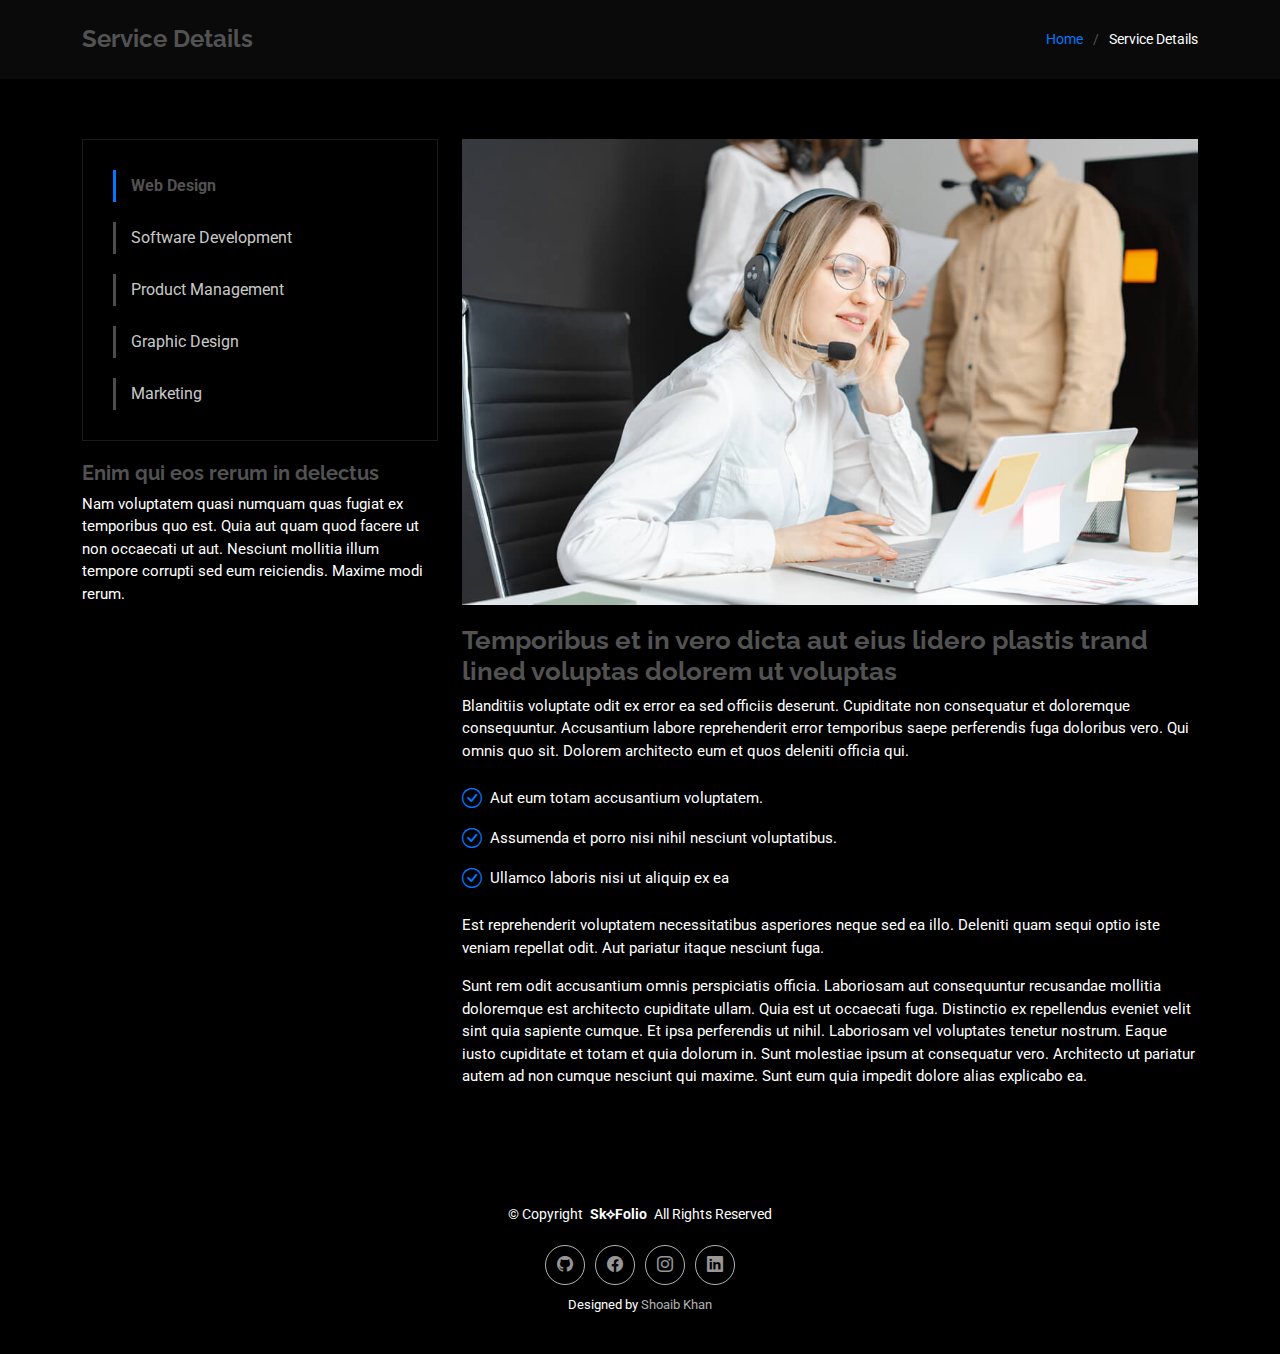
<file: service-details.html>
<!DOCTYPE html>
<html lang="en">

<head>
  <meta charset="utf-8">
  <meta content="width=device-width, initial-scale=1.0" name="viewport">
  <title>SK-Portfolio</title>
  <meta name="description" content="">
  <meta name="keywords" content="">

  <!-- Favicons -->
  <link href="assets/img/favicon.png" rel="icon">
  <link href="assets/img/apple-touch-icon.png" rel="apple-touch-icon">

  <!-- Fonts -->
  <link href="https://fonts.googleapis.com" rel="preconnect">
  <link href="https://fonts.gstatic.com" rel="preconnect" crossorigin>
  <link href="https://fonts.googleapis.com/css2?family=Roboto:ital,wght@0,100;0,300;0,400;0,500;0,700;0,900;1,100;1,300;1,400;1,500;1,700;1,900&family=Poppins:ital,wght@0,100;0,200;0,300;0,400;0,500;0,600;0,700;0,800;0,900;1,100;1,200;1,300;1,400;1,500;1,600;1,700;1,800;1,900&family=Raleway:ital,wght@0,100;0,200;0,300;0,400;0,500;0,600;0,700;0,800;0,900;1,100;1,200;1,300;1,400;1,500;1,600;1,700;1,800;1,900&display=swap" rel="stylesheet">

  <!-- Vendor CSS Files -->
  <link href="assets/vendor/bootstrap/css/bootstrap.min.css" rel="stylesheet">
  <link href="assets/vendor/bootstrap-icons/bootstrap-icons.css" rel="stylesheet">
  <link href="assets/vendor/aos/aos.css" rel="stylesheet">
  <link href="assets/vendor/glightbox/css/glightbox.min.css" rel="stylesheet">
  <link href="assets/vendor/swiper/swiper-bundle.min.css" rel="stylesheet">

  <!-- Main CSS File -->
  <link href="assets/css/main.css" rel="stylesheet">

  <!-- =======================================================
  * Template Name: DevFolio
  * Template URL: https://bootstrapmade.com/devfolio-bootstrap-portfolio-html-template/
  * Updated: Aug 07 2024 with Bootstrap v5.3.3
  * Author: BootstrapMade.com
  * License: https://bootstrapmade.com/license/
  ======================================================== -->
</head>

<body class="service-details-page">

  <header id="header" class="header d-flex align-items-center sticky-top">
    <div class="container-fluid container-xl position-relative d-flex align-items-center justify-content-between">

      <a href="index.html" class="logo d-flex align-items-center">
        <!-- Uncomment the line below if you also wish to use an image logo -->
        <!-- <img src="assets/img/logo.png" alt=""> -->

      </a>

      <nav id="navmenu" class="navmenu">

        <i class="mobile-nav-toggle d-xl-none bi bi-list"></i>
      </nav>

    </div>
  </header>

  <main class="main">

    <!-- Page Title -->
    <div class="page-title" data-aos="fade">
      <div class="container d-lg-flex justify-content-between align-items-center">
        <h1 class="mb-2 mb-lg-0">Service Details</h1>
        <nav class="breadcrumbs">
          <ol>
            <li><a href="index.html">Home</a></li>
            <li class="current">Service Details</li>
          </ol>
        </nav>
      </div>
    </div><!-- End Page Title -->

    <!-- Service Details Section -->
    <section id="service-details" class="service-details section">

      <div class="container">

        <div class="row gy-4">

          <div class="col-lg-4" data-aos="fade-up" data-aos-delay="100">
            <div class="services-list">
              <a href="#" class="active">Web Design</a>
              <a href="#">Software Development</a>
              <a href="#">Product Management</a>
              <a href="#">Graphic Design</a>
              <a href="#">Marketing</a>
            </div>

            <h4>Enim qui eos rerum in delectus</h4>
            <p>Nam voluptatem quasi numquam quas fugiat ex temporibus quo est. Quia aut quam quod facere ut non occaecati ut aut. Nesciunt mollitia illum tempore corrupti sed eum reiciendis. Maxime modi rerum.</p>
          </div>

          <div class="col-lg-8" data-aos="fade-up" data-aos-delay="200">
            <img src="assets/img/services.jpg" alt="" class="img-fluid services-img">
            <h3>Temporibus et in vero dicta aut eius lidero plastis trand lined voluptas dolorem ut voluptas</h3>
            <p>
              Blanditiis voluptate odit ex error ea sed officiis deserunt. Cupiditate non consequatur et doloremque consequuntur. Accusantium labore reprehenderit error temporibus saepe perferendis fuga doloribus vero. Qui omnis quo sit. Dolorem architecto eum et quos deleniti officia qui.
            </p>
            <ul>
              <li><i class="bi bi-check-circle"></i> <span>Aut eum totam accusantium voluptatem.</span></li>
              <li><i class="bi bi-check-circle"></i> <span>Assumenda et porro nisi nihil nesciunt voluptatibus.</span></li>
              <li><i class="bi bi-check-circle"></i> <span>Ullamco laboris nisi ut aliquip ex ea</span></li>
            </ul>
            <p>
              Est reprehenderit voluptatem necessitatibus asperiores neque sed ea illo. Deleniti quam sequi optio iste veniam repellat odit. Aut pariatur itaque nesciunt fuga.
            </p>
            <p>
              Sunt rem odit accusantium omnis perspiciatis officia. Laboriosam aut consequuntur recusandae mollitia doloremque est architecto cupiditate ullam. Quia est ut occaecati fuga. Distinctio ex repellendus eveniet velit sint quia sapiente cumque. Et ipsa perferendis ut nihil. Laboriosam vel voluptates tenetur nostrum. Eaque iusto cupiditate et totam et quia dolorum in. Sunt molestiae ipsum at consequatur vero. Architecto ut pariatur autem ad non cumque nesciunt qui maxime. Sunt eum quia impedit dolore alias explicabo ea.
            </p>
          </div>

        </div>

      </div>

    </section><!-- /Service Details Section -->

  </main>

  <footer id="footer" class="footer accent-background">

    <div class="container">
      <div class="copyright text-center ">
        <p>© <span>Copyright</span> <strong class="px-1 sitename">Sk⟡Folio</strong> <span>All Rights Reserved</span></p>
      </div>
      <div class="social-links d-flex justify-content-center">
        <a href="https://github.com/Shoaibkhan-10"><i class="bi bi-github"></i></a>
        <a href="https://www.facebook.com/shoaib.khan.959108/"><i class="bi bi-facebook"></i></a>
        <a href="https://www.instagram.com/sho_aibkhan10/"><i class="bi bi-instagram"></i></a>
        <a href="https://www.linkedin.com/in/shoaib-khan-895b4b362/"><i class="bi bi-linkedin"></i></a>
      </div>
      <div class="credits">
        <!-- All the links in the footer should remain intact. -->
        <!-- You can delete the links only if you've purchased the pro version. -->
        <!-- Licensing information: https://bootstrapmade.com/license/ -->
        <!-- Purchase the pro version with working PHP/AJAX contact form: [buy-url] -->
        Designed by <a href="#">Shoaib Khan</a> 
        <!-- Distributed by <a href="https://themewagon.com" target="_blank">ThemeWagon</a> -->
      </div>
    </div>

  </footer>

  <!-- Scroll Top -->
  <a href="#" id="scroll-top" class="scroll-top d-flex align-items-center justify-content-center"><i class="bi bi-arrow-up-short"></i></a>

  <!-- Preloader -->
  <div id="preloader"></div>

  <!-- Vendor JS Files -->
  <script src="assets/vendor/bootstrap/js/bootstrap.bundle.min.js"></script>
  <script src="assets/vendor/php-email-form/validate.js"></script>
  <script src="assets/vendor/aos/aos.js"></script>
  <script src="assets/vendor/typed.js/typed.umd.js"></script>
  <script src="assets/vendor/waypoints/noframework.waypoints.js"></script>
  <script src="assets/vendor/purecounter/purecounter_vanilla.js"></script>
  <script src="assets/vendor/glightbox/js/glightbox.min.js"></script>
  <script src="assets/vendor/imagesloaded/imagesloaded.pkgd.min.js"></script>
  <script src="assets/vendor/isotope-layout/isotope.pkgd.min.js"></script>
  <script src="assets/vendor/swiper/swiper-bundle.min.js"></script>

  <!-- Main JS File -->
  <script src="assets/js/main.js"></script>

</body>

</html>
</file>
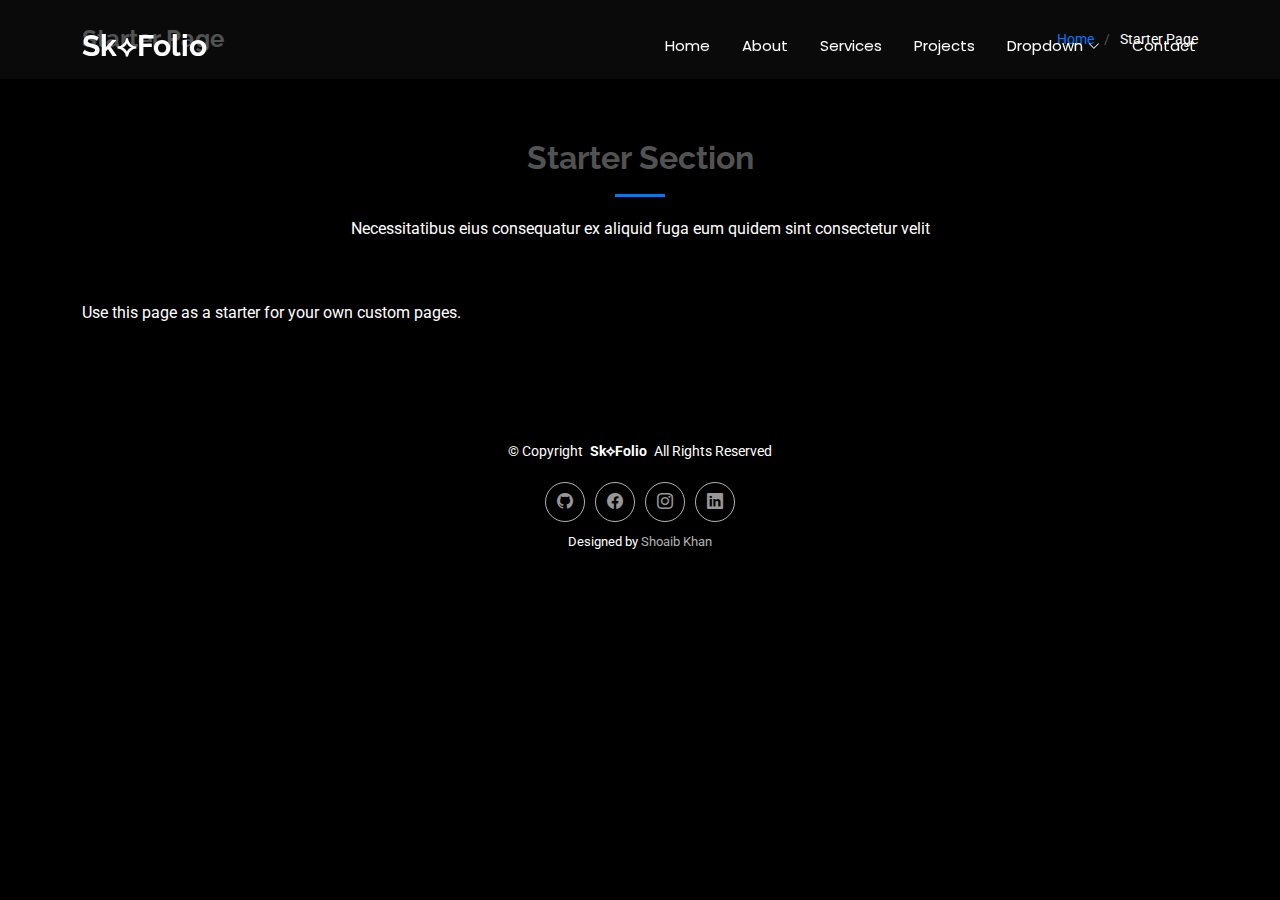
<file: starter-page.html>
<!DOCTYPE html>
<html lang="en">

<head>
  <meta charset="utf-8">
  <meta content="width=device-width, initial-scale=1.0" name="viewport">
  <title>Starter Page - SK-Portfolio</title>
  <meta name="description" content="">
  <meta name="keywords" content="">

  <!-- Favicons -->
  <link href="assets/img/favicon.png" rel="icon">
  <link href="assets/img/apple-touch-icon.png" rel="apple-touch-icon">

  <!-- Fonts -->
  <link href="https://fonts.googleapis.com" rel="preconnect">
  <link href="https://fonts.gstatic.com" rel="preconnect" crossorigin>
  <link href="https://fonts.googleapis.com/css2?family=Roboto:ital,wght@0,100;0,300;0,400;0,500;0,700;0,900;1,100;1,300;1,400;1,500;1,700;1,900&family=Poppins:ital,wght@0,100;0,200;0,300;0,400;0,500;0,600;0,700;0,800;0,900;1,100;1,200;1,300;1,400;1,500;1,600;1,700;1,800;1,900&family=Raleway:ital,wght@0,100;0,200;0,300;0,400;0,500;0,600;0,700;0,800;0,900;1,100;1,200;1,300;1,400;1,500;1,600;1,700;1,800;1,900&display=swap" rel="stylesheet">

  <!-- Vendor CSS Files -->
  <link href="assets/vendor/bootstrap/css/bootstrap.min.css" rel="stylesheet">
  <link href="assets/vendor/bootstrap-icons/bootstrap-icons.css" rel="stylesheet">
  <link href="assets/vendor/aos/aos.css" rel="stylesheet">
  <link href="assets/vendor/glightbox/css/glightbox.min.css" rel="stylesheet">
  <link href="assets/vendor/swiper/swiper-bundle.min.css" rel="stylesheet">

  <!-- Main CSS File -->
  <link href="assets/css/main.css" rel="stylesheet">

  <!-- =======================================================
  * Template Name: DevFolio
  * Template URL: https://bootstrapmade.com/devfolio-bootstrap-portfolio-html-template/
  * Updated: Aug 07 2024 with Bootstrap v5.3.3
  * Author: BootstrapMade.com
  * License: https://bootstrapmade.com/license/
  ======================================================== -->
</head>

<body class="starter-page-page">

  <header id="header" class="header d-flex align-items-center sticky-top">
    <div class="container-fluid container-xl position-relative d-flex align-items-center justify-content-between">

      <a href="index.html" class="logo d-flex align-items-center">
        <!-- Uncomment the line below if you also wish to use an image logo -->
        <!-- <img src="assets/img/logo.png" alt=""> -->
        <h1 class="sitename">Sk⟡Folio</h1>
      </a>

      <nav id="navmenu" class="navmenu">
        <ul>
          <li><a href="#hero">Home<br></a></li>
          <li><a href="#about">About</a></li>
          <li><a href="#services">Services</a></li>
          <li><a href="#projects">Projects</a></li>
          <li class="dropdown"><a href="#"><span>Dropdown</span> <i class="bi bi-chevron-down toggle-dropdown"></i></a>
            <ul>
              <li><a href="#">Dropdown 1</a></li>
              <li class="dropdown"><a href="#"><span>Deep Dropdown</span> <i class="bi bi-chevron-down toggle-dropdown"></i></a>
                <ul>
                  <li><a href="#">Deep Dropdown 1</a></li>
                  <li><a href="#">Deep Dropdown 2</a></li>
                  <li><a href="#">Deep Dropdown 3</a></li>
                  <li><a href="#">Deep Dropdown 4</a></li>
                  <li><a href="#">Deep Dropdown 5</a></li>
                </ul>
              </li>
              <li><a href="#">Dropdown 2</a></li>
              <li><a href="#">Dropdown 3</a></li>
              <li><a href="#">Dropdown 4</a></li>
            </ul>
          </li>
          <li><a href="#contact">Contact</a></li>
        </ul>
        <i class="mobile-nav-toggle d-xl-none bi bi-list"></i>
      </nav>

    </div>
  </header>

  <main class="main">

    <!-- Page Title -->
    <div class="page-title" data-aos="fade">
      <div class="container d-lg-flex justify-content-between align-items-center">
        <h1 class="mb-2 mb-lg-0">Starter Page</h1>
        <nav class="breadcrumbs">
          <ol>
            <li><a href="index.html">Home</a></li>
            <li class="current">Starter Page</li>
          </ol>
        </nav>
      </div>
    </div><!-- End Page Title -->

    <!-- Starter Section Section -->
    <section id="starter-section" class="starter-section section">

      <!-- Section Title -->
      <div class="container section-title" data-aos="fade-up">
        <h2>Starter Section</h2>
        <p>Necessitatibus eius consequatur ex aliquid fuga eum quidem sint consectetur velit</p>
      </div><!-- End Section Title -->

      <div class="container" data-aos="fade-up">
        <p>Use this page as a starter for your own custom pages.</p>
      </div>

    </section><!-- /Starter Section Section -->

  </main>

  <footer id="footer" class="footer accent-background">

    <div class="container">
      <div class="copyright text-center ">
        <p>© <span>Copyright</span> <strong class="px-1 sitename">Sk⟡Folio</strong> <span>All Rights Reserved</span></p>
      </div>
      <div class="social-links d-flex justify-content-center">
        <a href="https://github.com/Shoaibkhan-10"><i class="bi bi-github"></i></a>
        <a href="https://www.facebook.com/shoaib.khan.959108/"><i class="bi bi-facebook"></i></a>
        <a href="https://www.instagram.com/sho_aibkhan10/"><i class="bi bi-instagram"></i></a>
        <a href="https://www.linkedin.com/in/shoaib-khan-895b4b362/"><i class="bi bi-linkedin"></i></a>
      </div>
      <div class="credits">
        <!-- All the links in the footer should remain intact. -->
        <!-- You can delete the links only if you've purchased the pro version. -->
        <!-- Licensing information: https://bootstrapmade.com/license/ -->
        <!-- Purchase the pro version with working PHP/AJAX contact form: [buy-url] -->
        Designed by <a href="#">Shoaib Khan</a>
      </div>
    </div>

  </footer>

  <!-- Scroll Top -->
  <a href="#" id="scroll-top" class="scroll-top d-flex align-items-center justify-content-center"><i class="bi bi-arrow-up-short"></i></a>

  <!-- Preloader -->
  <div id="preloader"></div>

  <!-- Vendor JS Files -->
  <script src="assets/vendor/bootstrap/js/bootstrap.bundle.min.js"></script>
  <script src="assets/vendor/php-email-form/validate.js"></script>
  <script src="assets/vendor/aos/aos.js"></script>
  <script src="assets/vendor/typed.js/typed.umd.js"></script>
  <script src="assets/vendor/waypoints/noframework.waypoints.js"></script>
  <script src="assets/vendor/purecounter/purecounter_vanilla.js"></script>
  <script src="assets/vendor/glightbox/js/glightbox.min.js"></script>
  <script src="assets/vendor/imagesloaded/imagesloaded.pkgd.min.js"></script>
  <script src="assets/vendor/isotope-layout/isotope.pkgd.min.js"></script>
  <script src="assets/vendor/swiper/swiper-bundle.min.js"></script>

  <!-- Main JS File -->
  <script src="assets/js/main.js"></script>

</body>

</html>
</file>
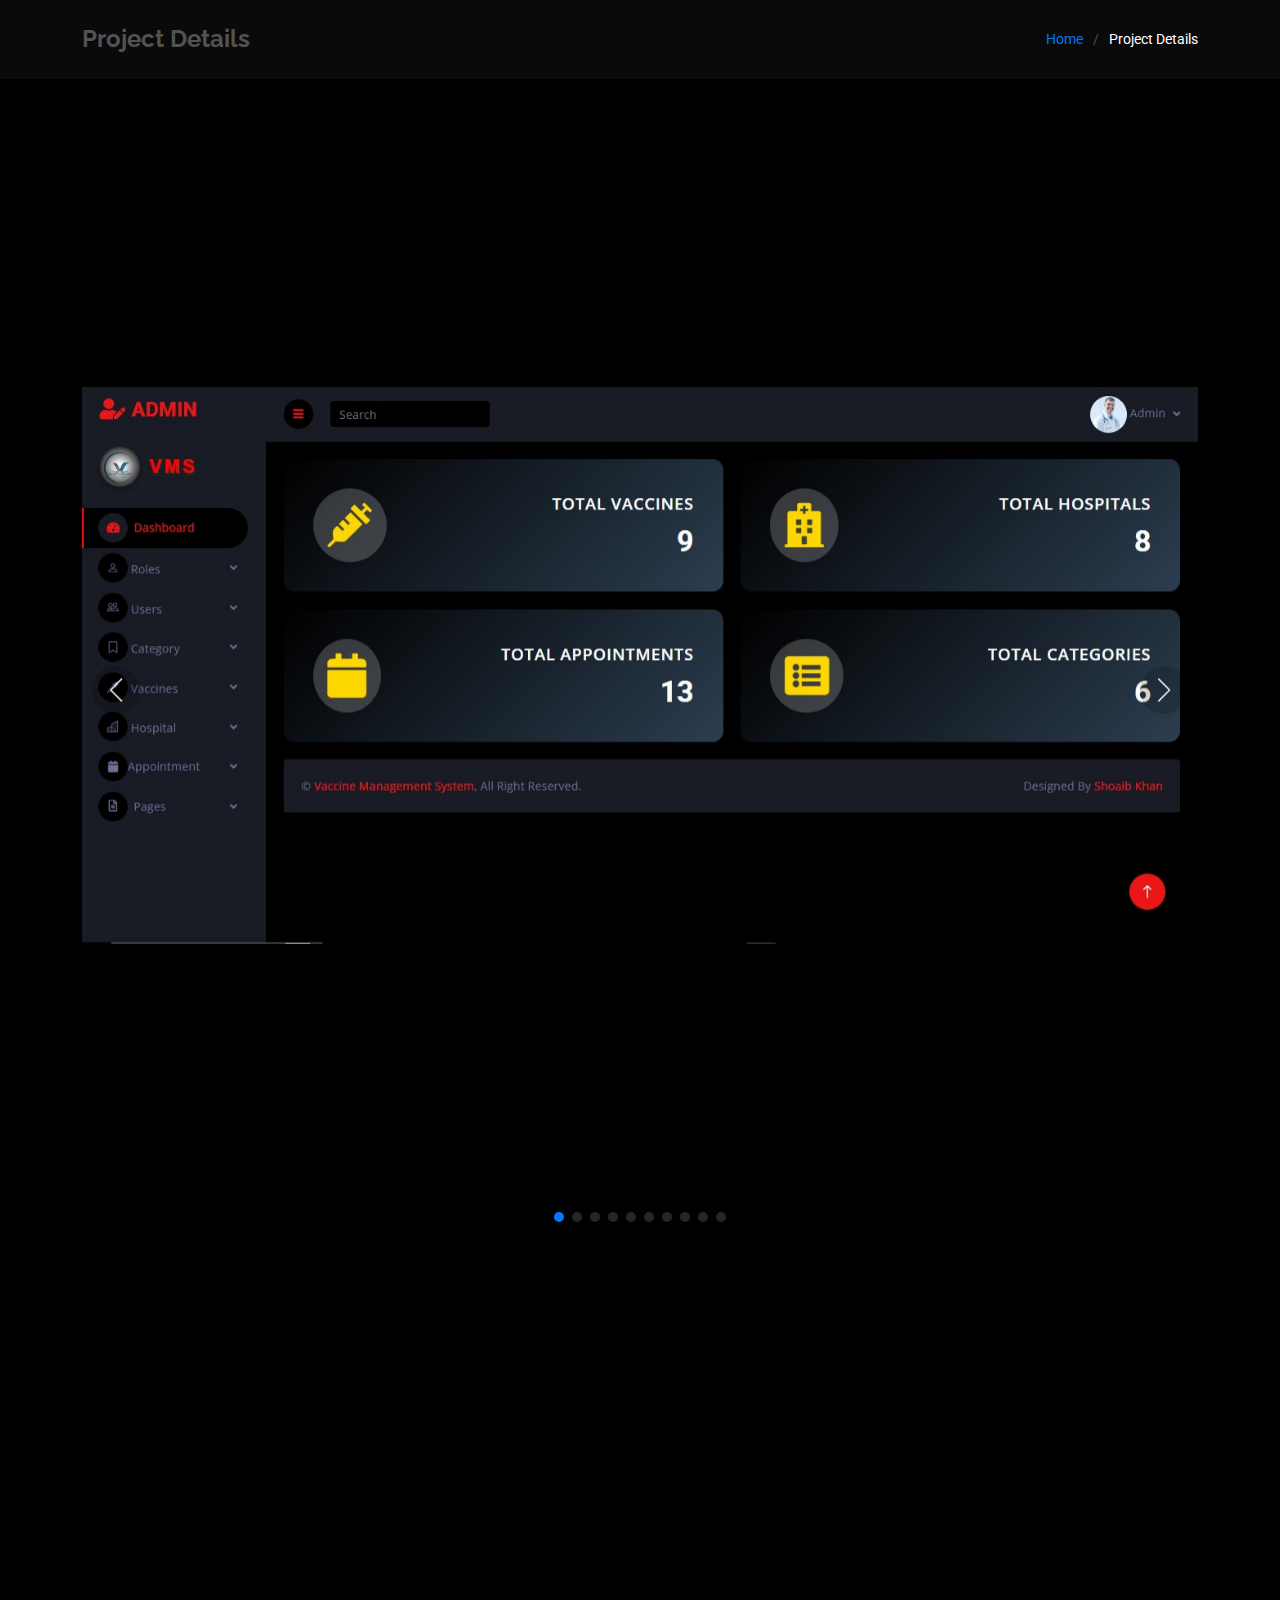
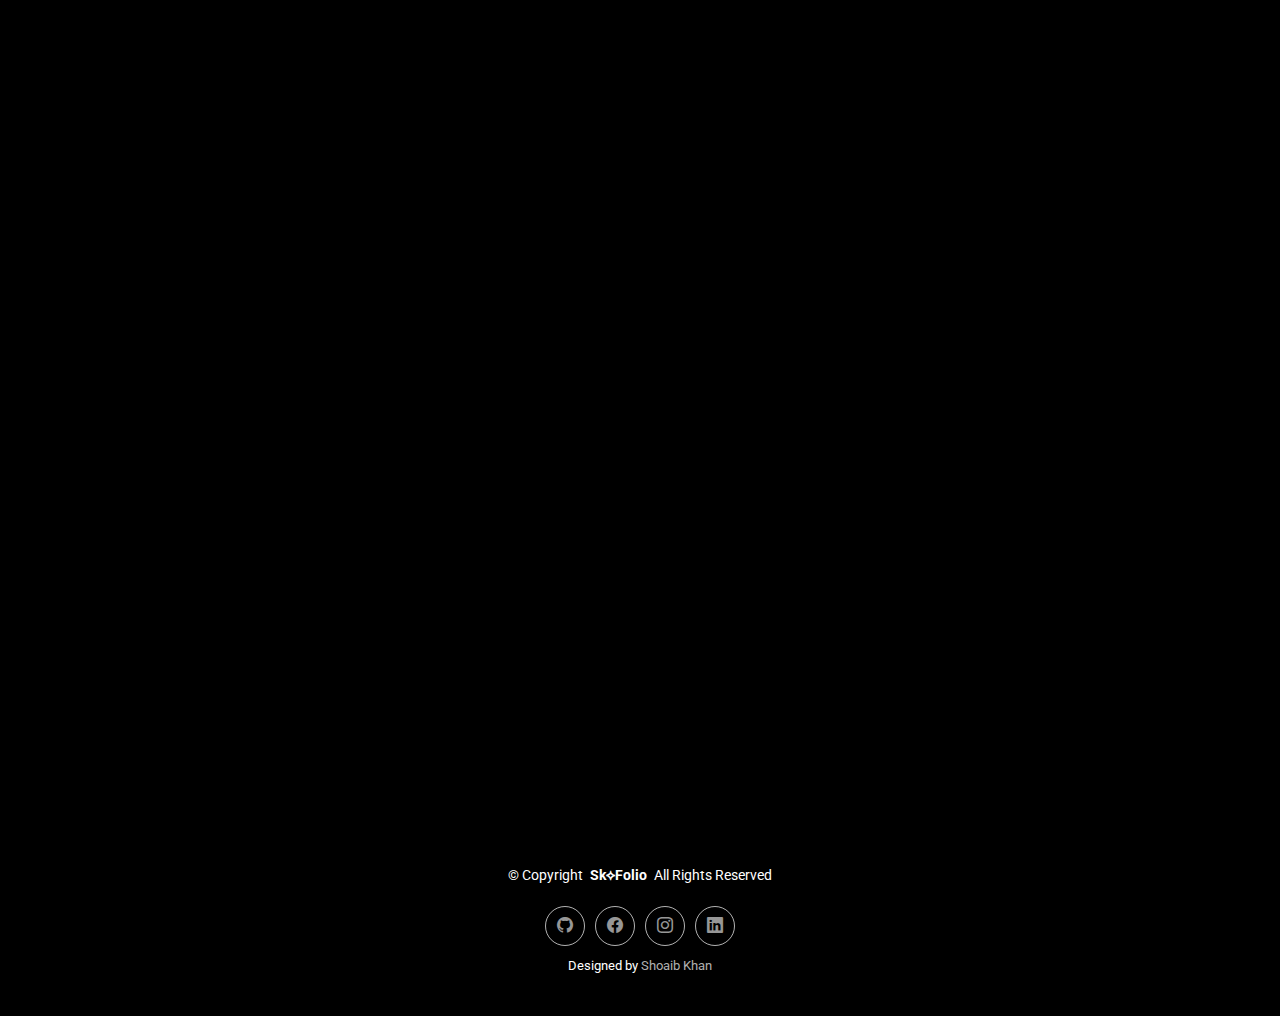
<file: vmsadmin.html>
<!DOCTYPE html>
<html lang="en">

<head>
  <meta charset="utf-8">
  <meta content="width=device-width, initial-scale=1.0" name="viewport">
  <title>Sk⟡Folio</title>
  <meta name="description" content="">
  <meta name="keywords" content="">

  <!-- Favicons -->
  <link href="assets/img/favicon.png" rel="icon">
  <link href="assets/img/apple-touch-icon.png" rel="apple-touch-icon">

  <!-- Fonts -->
  <link href="https://fonts.googleapis.com" rel="preconnect">
  <link href="https://fonts.gstatic.com" rel="preconnect" crossorigin>
  <link href="https://fonts.googleapis.com/css2?family=Roboto:ital,wght@0,100;0,300;0,400;0,500;0,700;0,900;1,100;1,300;1,400;1,500;1,700;1,900&family=Poppins:ital,wght@0,100;0,200;0,300;0,400;0,500;0,600;0,700;0,800;0,900;1,100;1,200;1,300;1,400;1,500;1,600;1,700;1,800;1,900&family=Raleway:ital,wght@0,100;0,200;0,300;0,400;0,500;0,600;0,700;0,800;0,900;1,100;1,200;1,300;1,400;1,500;1,600;1,700;1,800;1,900&display=swap" rel="stylesheet">

  <!-- Vendor CSS Files -->
  <link href="assets/vendor/bootstrap/css/bootstrap.min.css" rel="stylesheet">
  <link href="assets/vendor/bootstrap-icons/bootstrap-icons.css" rel="stylesheet">
  <link href="assets/vendor/aos/aos.css" rel="stylesheet">
  <link href="assets/vendor/glightbox/css/glightbox.min.css" rel="stylesheet">
  <link href="assets/vendor/swiper/swiper-bundle.min.css" rel="stylesheet">

  <!-- Main CSS File -->
  <link href="assets/css/main.css" rel="stylesheet">

  <!-- =======================================================
  * Template Name: DevFolio
  * Template URL: https://bootstrapmade.com/devfolio-bootstrap-portfolio-html-template/
  * Updated: Aug 07 2024 with Bootstrap v5.3.3
  * Author: BootstrapMade.com
  * License: https://bootstrapmade.com/license/
  ======================================================== -->
</head>

<body class="portfolio-details-page">

  <header id="header" class="header d-flex align-items-center sticky-top">
    <div class="container-fluid container-xl position-relative d-flex align-items-center justify-content-between">

      <a href="index.html" class="logo d-flex align-items-center">
        <!-- Uncomment the line below if you also wish to use an image logo -->
        <!-- <img src="assets/img/logo.png" alt=""> -->

      </a>

      <nav id="navmenu" class="navmenu">

        <i class="mobile-nav-toggle d-xl-none bi bi-list"></i>
      </nav>

    </div>
  </header>

  <main class="main">

    <!-- Page Title -->
    <div class="page-title" data-aos="fade">
      <div class="container d-lg-flex justify-content-between align-items-center">
        <h1 class="mb-2 mb-lg-0">Project Details</h1>
        <nav class="breadcrumbs">
          <ol>
            <li><a href="index.html">Home</a></li>
            <li class="current">Project Details</li>
          </ol>
        </nav>
      </div>
    </div><!-- End Page Title -->

    <!-- Portfolio Details Section -->
    <section id="portfolio-details" class="portfolio-details section">

      <div class="container" data-aos="fade-up">

        <div class="portfolio-details-slider swiper init-swiper">
          <script type="application/json" class="swiper-config">
            {
              "loop": true,
              "speed": 600,
              "autoplay": {
                "delay": 5000
              },
              "slidesPerView": "auto",
              "navigation": {
                "nextEl": ".swiper-button-next",
                "prevEl": ".swiper-button-prev"
              },
              "pagination": {
                "el": ".swiper-pagination",
                "type": "bullets",
                "clickable": true
              }
            }
          </script>
          <div class="swiper-wrapper align-items-center">

            <div class="swiper-slide">
              <img src="assets/img/portfolio/admin1.jpg" alt="">
            </div>

            <div class="swiper-slide">
              <img src="assets/img/portfolio/admin2.png" alt="">
            </div>

            <div class="swiper-slide">
              <img src="assets/img/portfolio/admin3.png" alt="">
            </div>

            <div class="swiper-slide">
              <img src="assets/img/portfolio/admin4.png" alt="">
            </div>

            <div class="swiper-slide">
              <img src="assets/img/portfolio/admin5.png" alt="">
            </div>

            <div class="swiper-slide">
              <img src="assets/img/portfolio/admin6.png" alt="">
            </div>

            <div class="swiper-slide">
              <img src="assets/img/portfolio/admin7.png" alt="">
            </div>

            <div class="swiper-slide">
              <img src="assets/img/portfolio/admin8.png" alt="">
            </div>

            <div class="swiper-slide">
              <img src="assets/img/portfolio/admin9.png" alt="">
            </div>

            <div class="swiper-slide">
              <img src="assets/img/portfolio/admin10.png" alt="">
            </div>

          </div>
          <div class="swiper-button-prev"></div>
          <div class="swiper-button-next"></div>
          <div class="swiper-pagination"></div>
        </div>

        <div class="row justify-content-between gy-4 mt-4">

          <div class="col-lg-8" data-aos="fade-up">
            <div class="portfolio-description">
              <h2>Vaccine Management System – Admin Panel</h2>
              <p>
                The Vaccine Management System’s Admin Panel is designed to provide complete control over hospitals, vaccine categories, doctors, and users in a highly organized and efficient way. Through a clean and responsive dashboard interface, the admin can add new hospitals, register vaccines, create categories, and manage doctors and parents seamlessly. The system ensures that all data is structured and accessible, making it easy to maintain large-scale vaccination operations.
              </p>
              <p>
                This project was developed with a focus on usability, clarity, and workflow simplification. The Admin Panel also includes features for viewing appointment requests submitted by parents, assigning roles to different hospitals, and keeping records streamlined across modules. Its dashboard-oriented design allows the admin to monitor overall system activity and maintain accurate and up-to-date vaccination information effortlessly.
              </p>

              <div class="testimonial-item">
                <p>
                  <i class="bi bi-quote quote-icon-left"></i>
                  <span>
                    Collaborating with Shoaib on the Vaccine Management System was an excellent experience. His understanding of backend logic and panel management helped us create a smooth and functional admin interface. Shoaib ensured every module worked perfectly, making the project reliable and user-friendly.
                  </span>                  
                  <i class="bi bi-quote quote-icon-right"></i>
                </p>
                <div>
                  <img src="assets/img/testimonials/pic1.jfif" class="testimonial-img" alt="">
                  <h3>Rimsha khan</h3>
                  <h4>Frontend Developer</h4>
                </div>
              </div>

              <div class="testimonial-item">
                <p>
                  <i class="bi bi-quote quote-icon-left"></i>
                  <span>
                     Working with Shoaib on this system was truly productive. He handled backend workflows, admin operations, and database integration with complete professionalism. His logical approach and teamwork played a major role in completing the project efficiently and delivering high-quality results.
                  </span>
                  </span>                  
                  <i class="bi bi-quote quote-icon-right"></i>
                </p>
                <div>
                  <img src="assets/img/testimonials/testimonials-4.jpg" class="testimonial-img" alt="">
                  <h3>Abdul Quddos</h3>
                  <h4>Freelancer</h4>
                </div>
              </div>

              <p>
                The development process required a clear understanding of healthcare workflows, such as vaccination schedules, appointment handling, and hospital-to-admin communication. Every module was structured to ensure accurate data representation and smooth transitions between pages. The interface prioritizes readability, proper spacing, and consistency to enhance user experience for system administrators.
              </p>

              <p>
                This system is built with scalability in mind, allowing future modules like automatic reminders, SMS notifications, advanced reporting, and real-time vaccine tracking. The current version maintains fast performance, reliable data handling, and a strong foundation for further expansion. Overall, the Admin Panel reflects a professional and robust solution for modern vaccination management.
              </p>

            </div>
          </div>

          <div class="col-lg-3" data-aos="fade-up" data-aos-delay="100">
            <div class="portfolio-info">
              <h3>Project information</h3>
              <ul>
                <li><strong>Category:</strong> Web Design & Development (Academic Project)</li>
                <li><strong>Client:</strong> Aptech Institute (Academic Requirement)</li>
                <li><strong>Project date</strong> 01 January, 2025</li>
                <li><strong>Project URL</strong> <a href="https://github.com/Shoaibkhan-10/Vaccine-Management-System.git">www.vacination.com</a></li>
                <li><a href="https://github.com/Shoaibkhan-10/Vaccine-Management-System.git" class="btn-visit align-self-start">Visit Website</a></li>
              </ul>
            </div>
          </div>

        </div>

      </div>

    </section><!-- /Portfolio Details Section -->

  </main>

  <footer id="footer" class="footer accent-background">

    <div class="container">
      <div class="copyright text-center ">
        <p>© <span>Copyright</span> <strong class="px-1 sitename">Sk⟡Folio</strong> <span>All Rights Reserved</span></p>
      </div>
      <div class="social-links d-flex justify-content-center">
        <a href="https://github.com/Shoaibkhan-10"><i class="bi bi-github"></i></a>
        <a href="https://www.facebook.com/shoaib.khan.959108/"><i class="bi bi-facebook"></i></a>
        <a href="https://www.instagram.com/sho_aibkhan10/"><i class="bi bi-instagram"></i></a>
        <a href="https://www.linkedin.com/in/shoaib-khan-895b4b362/"><i class="bi bi-linkedin"></i></a>
      </div>
      <div class="credits">
        <!-- All the links in the footer should remain intact. -->
        <!-- You can delete the links only if you've purchased the pro version. -->
        <!-- Licensing information: https://bootstrapmade.com/license/ -->
        <!-- Purchase the pro version with working PHP/AJAX contact form: [buy-url] -->
        Designed by <a href="#">Shoaib Khan</a> 
        <!-- Distributed by <a href="https://themewagon.com" target="_blank">ThemeWagon</a> -->
      </div>
    </div>

  </footer>

  <!-- Scroll Top -->
  <a href="#" id="scroll-top" class="scroll-top d-flex align-items-center justify-content-center"><i class="bi bi-arrow-up-short"></i></a>

  <!-- Preloader -->
  <div id="preloader"></div>

  <!-- Vendor JS Files -->
  <script src="assets/vendor/bootstrap/js/bootstrap.bundle.min.js"></script>
  <script src="assets/vendor/php-email-form/validate.js"></script>
  <script src="assets/vendor/aos/aos.js"></script>
  <script src="assets/vendor/typed.js/typed.umd.js"></script>
  <script src="assets/vendor/waypoints/noframework.waypoints.js"></script>
  <script src="assets/vendor/purecounter/purecounter_vanilla.js"></script>
  <script src="assets/vendor/glightbox/js/glightbox.min.js"></script>
  <script src="assets/vendor/imagesloaded/imagesloaded.pkgd.min.js"></script>
  <script src="assets/vendor/isotope-layout/isotope.pkgd.min.js"></script>
  <script src="assets/vendor/swiper/swiper-bundle.min.js"></script>

  <!-- Main JS File -->
  <script src="assets/js/main.js"></script>

</body>

</html>
</file>
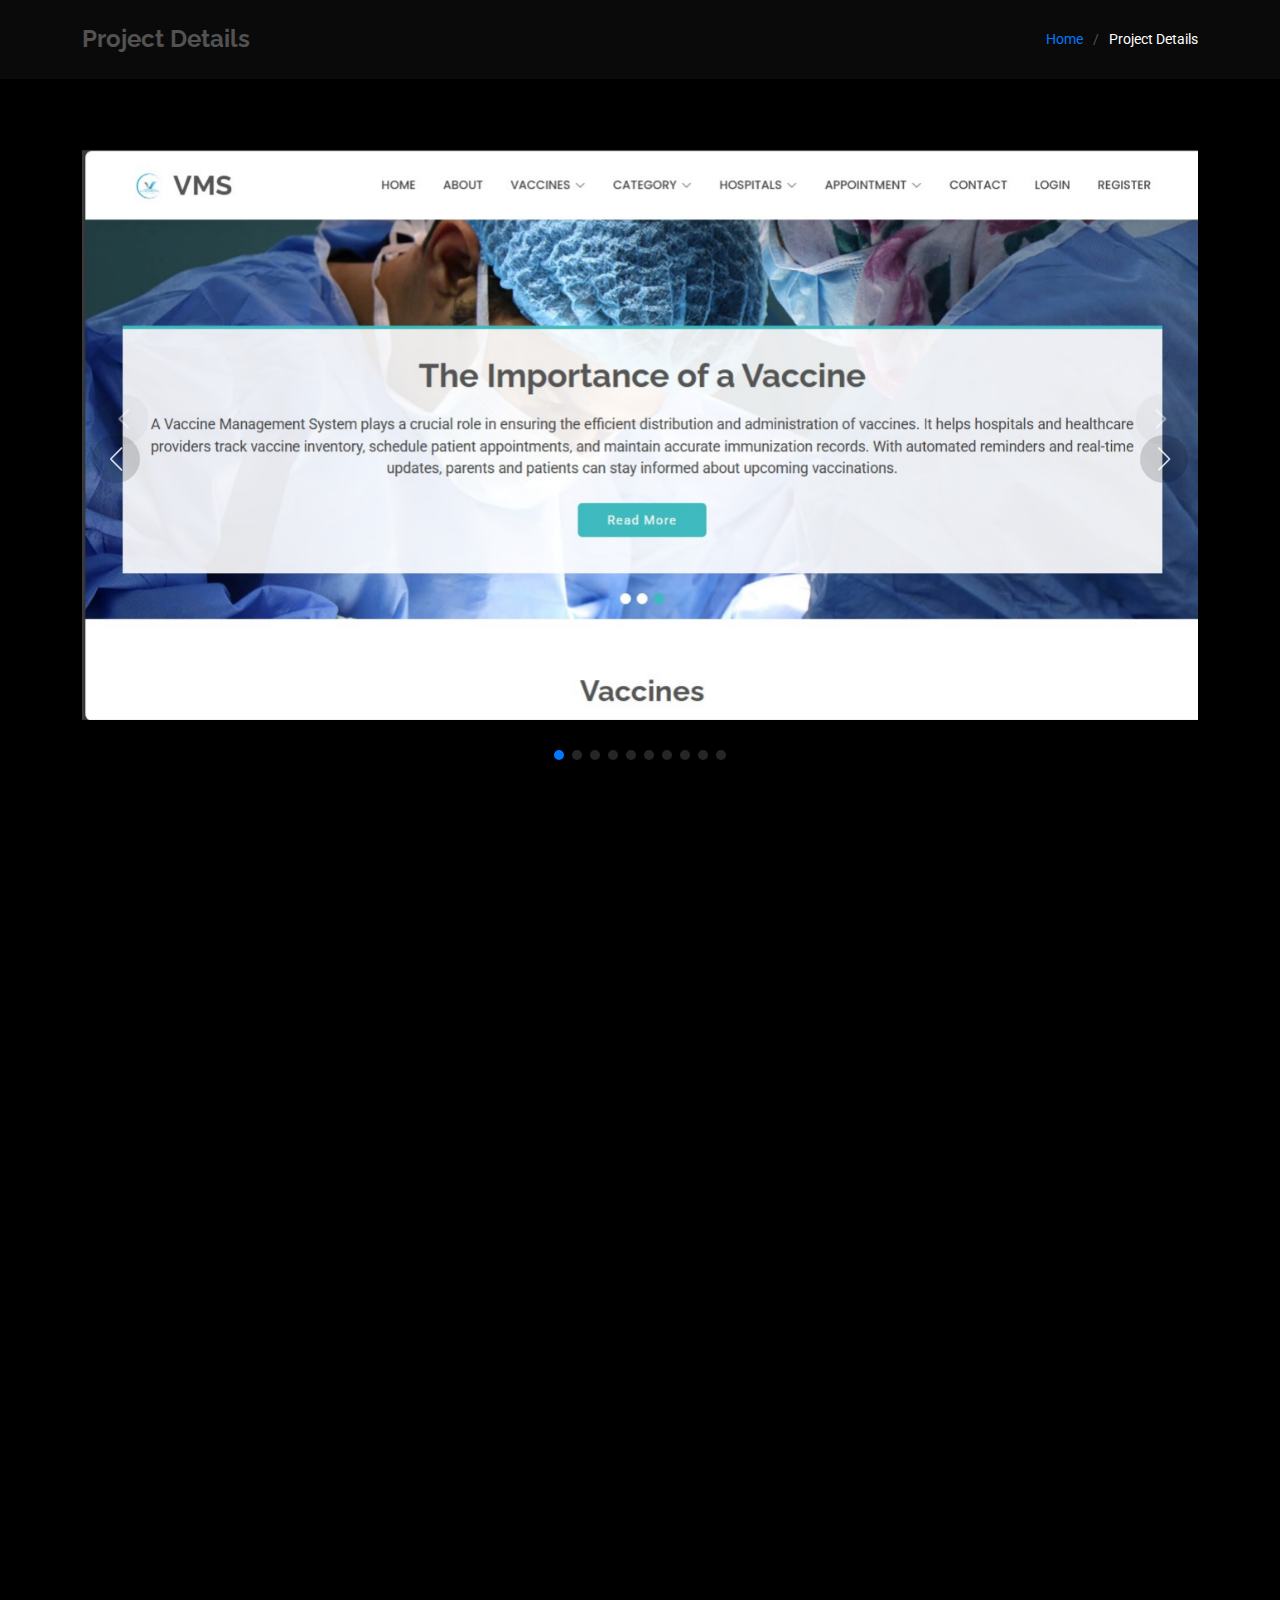
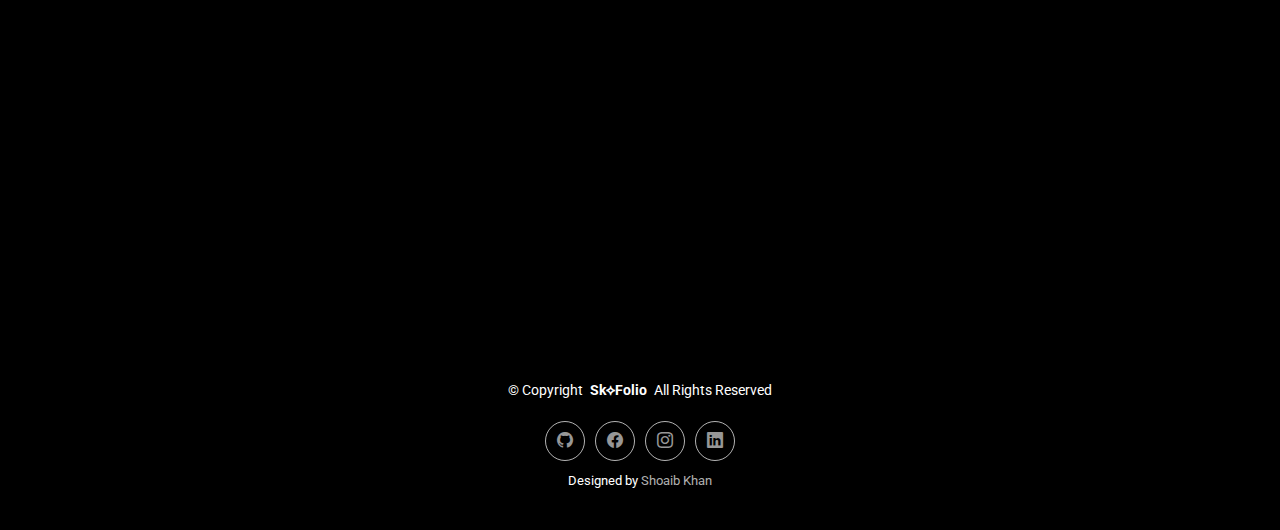
<file: vmsfrontend.html>
<!DOCTYPE html>
<html lang="en">

<head>
  <meta charset="utf-8">
  <meta content="width=device-width, initial-scale=1.0" name="viewport">
  <title>Sk⟡Folio</title>
  <meta name="description" content="">
  <meta name="keywords" content="">

  <!-- Favicons -->
  <link href="assets/img/favicon.png" rel="icon">
  <link href="assets/img/apple-touch-icon.png" rel="apple-touch-icon">

  <!-- Fonts -->
  <link href="https://fonts.googleapis.com" rel="preconnect">
  <link href="https://fonts.gstatic.com" rel="preconnect" crossorigin>
  <link href="https://fonts.googleapis.com/css2?family=Roboto:ital,wght@0,100;0,300;0,400;0,500;0,700;0,900;1,100;1,300;1,400;1,500;1,700;1,900&family=Poppins:ital,wght@0,100;0,200;0,300;0,400;0,500;0,600;0,700;0,800;0,900;1,100;1,200;1,300;1,400;1,500;1,600;1,700;1,800;1,900&family=Raleway:ital,wght@0,100;0,200;0,300;0,400;0,500;0,600;0,700;0,800;0,900;1,100;1,200;1,300;1,400;1,500;1,600;1,700;1,800;1,900&display=swap" rel="stylesheet">

  <!-- Vendor CSS Files -->
  <link href="assets/vendor/bootstrap/css/bootstrap.min.css" rel="stylesheet">
  <link href="assets/vendor/bootstrap-icons/bootstrap-icons.css" rel="stylesheet">
  <link href="assets/vendor/aos/aos.css" rel="stylesheet">
  <link href="assets/vendor/glightbox/css/glightbox.min.css" rel="stylesheet">
  <link href="assets/vendor/swiper/swiper-bundle.min.css" rel="stylesheet">

  <!-- Main CSS File -->
  <link href="assets/css/main.css" rel="stylesheet">

  <!-- =======================================================
  * Template Name: DevFolio
  * Template URL: https://bootstrapmade.com/devfolio-bootstrap-portfolio-html-template/
  * Updated: Aug 07 2024 with Bootstrap v5.3.3
  * Author: BootstrapMade.com
  * License: https://bootstrapmade.com/license/
  ======================================================== -->
</head>

<body class="portfolio-details-page">

  <header id="header" class="header d-flex align-items-center sticky-top">
    <div class="container-fluid container-xl position-relative d-flex align-items-center justify-content-between">

      <a href="index.html" class="logo d-flex align-items-center">
        <!-- Uncomment the line below if you also wish to use an image logo -->
        <!-- <img src="assets/img/logo.png" alt=""> -->

      </a>

      <nav id="navmenu" class="navmenu">

        <i class="mobile-nav-toggle d-xl-none bi bi-list"></i>
      </nav>

    </div>
  </header>

  <main class="main">

    <!-- Page Title -->
    <div class="page-title" data-aos="fade">
      <div class="container d-lg-flex justify-content-between align-items-center">
        <h1 class="mb-2 mb-lg-0">Project Details</h1>
        <nav class="breadcrumbs">
          <ol>
            <li><a href="index.html">Home</a></li>
            <li class="current">Project Details</li>
          </ol>
        </nav>
      </div>
    </div><!-- End Page Title -->

    <!-- Portfolio Details Section -->
    <section id="portfolio-details" class="portfolio-details section">

      <div class="container" data-aos="fade-up">

        <div class="portfolio-details-slider swiper init-swiper">
          <script type="application/json" class="swiper-config">
            {
              "loop": true,
              "speed": 600,
              "autoplay": {
                "delay": 5000
              },
              "slidesPerView": "auto",
              "navigation": {
                "nextEl": ".swiper-button-next",
                "prevEl": ".swiper-button-prev"
              },
              "pagination": {
                "el": ".swiper-pagination",
                "type": "bullets",
                "clickable": true
              }
            }
          </script>
          <div class="swiper-wrapper align-items-center">

            <div class="swiper-slide">
              <img src="assets/img/portfolio/frontend.jpg" alt="">
            </div>

            <div class="swiper-slide">
              <img src="assets/img/portfolio/frontend1.jpg.png" alt="">
            </div>

            <div class="swiper-slide">
              <img src="assets/img/portfolio/frontend2.png" alt="">
            </div>

            <div class="swiper-slide">
              <img src="assets/img/portfolio/frontend3.png" alt="">
            </div>

            <div class="swiper-slide">
              <img src="assets/img/portfolio/frontend4.png" alt="">
            </div>

            <div class="swiper-slide">
              <img src="assets/img/portfolio/frontend5.png" alt="">
            </div>

            <div class="swiper-slide">
              <img src="assets/img/portfolio/frontend6.png" alt="">
            </div>

            <div class="swiper-slide">
              <img src="assets/img/portfolio/frontend7.png" alt="">
            </div>

            <div class="swiper-slide">
              <img src="assets/img/portfolio/frontend8.png" alt="">
            </div>

            <div class="swiper-slide">
              <img src="assets/img/portfolio/frontend9.png" alt="">
            </div>

          </div>
          <div class="swiper-button-prev"></div>
          <div class="swiper-button-next"></div>
          <div class="swiper-pagination"></div>
        </div>

        <div class="row justify-content-between gy-4 mt-4">

          <div class="col-lg-8" data-aos="fade-up">
            <div class="portfolio-description">
              <h2>Vaccine Management System – Parent Side Website</h2>
              <p>
                The Parent Side of the Vaccine Management System is designed to provide a simple and accessible platform where parents can register, manage their child’s information, and book vaccination appointments with ease. The website features a clean layout, intuitive navigation, and a smooth flow that helps users quickly find hospitals, view available vaccines, and request appointments without confusion.
              </p>
              <p>
                This website was built with a user-first approach to ensure that parents of all age groups can comfortably use the system. From viewing vaccination schedules to checking appointment statuses, every section is structured to deliver clarity and convenience. The design focuses on responsive performance, making the platform accessible on mobile, tablet, and desktop devices with consistent experience.
              </p>

              <div class="testimonial-item">
                <p>
                  <i class="bi bi-quote quote-icon-left"></i>
                  <span>
                    Developing the Parent Website with Shoaib was a great experience. He handled the interface flow, user interactions, and appointment-related functionalities with a strong focus on clarity and usability. His work made the system simple and efficient for parents using the platform.
                  </span>                  
                  <i class="bi bi-quote quote-icon-right"></i>
                </p>
                <div>
                  <img src="assets/img/testimonials/pic1.jfif" class="testimonial-img" alt="">
                  <h3>Rimsha Khan</h3>
                  <h4>Frontend Developer</h4>
                </div>
              </div>

              <div class="testimonial-item">
                <p>
                  <i class="bi bi-quote quote-icon-left"></i>
                  <span>
                    Shoaib played a key role in building the Parent Module of the Vaccine Management System. His attention to detail and understanding of user flow helped us create a smooth and reliable front-facing website. The platform turned out highly intuitive, thanks to his teamwork and development skills.
                  </span>                 
                  <i class="bi bi-quote quote-icon-right"></i>
                </p>
                <div>
                  <img src="assets/img/testimonials/testimonials-4.jpg" class="testimonial-img" alt="">
                  <h3>Abdul Quddos</h3>
                  <h4>Freelancer</h4>
                </div>
              </div>

              <p>
                The design process focused on creating an interface that feels simple, trustworthy, and stress-free for parents managing vaccination routines. Visual elements, spacing, and page structure were crafted to highlight important information clearly, ensuring that booking appointments and browsing vaccine details remains straightforward and hassle-free.
              </p>

              <p>
                This version of the Parent Website is scalable and ready for future enhancements such as digital vaccination cards, automated reminders, and real-time hospital availability. With its stable performance and responsive layout, the system provides a dependable experience for parents wanting to manage their children’s vaccinations online.
              </p>

            </div>
          </div>

          <div class="col-lg-3" data-aos="fade-up" data-aos-delay="100">
            <div class="portfolio-info">
              <h3>Project information</h3>
              <ul>
                <li><strong>Category:</strong> Web Design (Frontend) – Academic Project</li>
                <li><strong>Client:</strong> Aptech Institute (Academic Requirement)</li>
                <li><strong>Project date</strong> 01 January, 2025</li>
                <li><strong>Project URL</strong> <a href="https://github.com/Shoaibkhan-10/Vaccine-Management-System.git">www.Vaccination.com</a></li>
                <li><a href="https://github.com/Shoaibkhan-10/Vaccine-Management-System.git" class="btn-visit align-self-start">Visit Website</a></li>
              </ul>
            </div>
          </div>

        </div>

      </div>

    </section><!-- /Portfolio Details Section -->

  </main>

  <footer id="footer" class="footer accent-background">

    <div class="container">
      <div class="copyright text-center ">
        <p>© <span>Copyright</span> <strong class="px-1 sitename">Sk⟡Folio</strong> <span>All Rights Reserved</span></p>
      </div>
      <div class="social-links d-flex justify-content-center">
        <a href="https://github.com/Shoaibkhan-10"><i class="bi bi-github"></i></a>
        <a href="https://www.facebook.com/shoaib.khan.959108/"><i class="bi bi-facebook"></i></a>
        <a href="https://www.instagram.com/sho_aibkhan10/"><i class="bi bi-instagram"></i></a>
        <a href="https://www.linkedin.com/in/shoaib-khan-895b4b362/"><i class="bi bi-linkedin"></i></a>
      </div>
      <div class="credits">
        <!-- All the links in the footer should remain intact. -->
        <!-- You can delete the links only if you've purchased the pro version. -->
        <!-- Licensing information: https://bootstrapmade.com/license/ -->
        <!-- Purchase the pro version with working PHP/AJAX contact form: [buy-url] -->
        Designed by <a href="#">Shoaib Khan</a> 
        <!-- Distributed by <a href="https://themewagon.com" target="_blank">ThemeWagon</a> -->
      </div>
    </div>

  </footer>

  <!-- Scroll Top -->
  <a href="#" id="scroll-top" class="scroll-top d-flex align-items-center justify-content-center"><i class="bi bi-arrow-up-short"></i></a>

  <!-- Preloader -->
  <div id="preloader"></div>

  <!-- Vendor JS Files -->
  <script src="assets/vendor/bootstrap/js/bootstrap.bundle.min.js"></script>
  <script src="assets/vendor/php-email-form/validate.js"></script>
  <script src="assets/vendor/aos/aos.js"></script>
  <script src="assets/vendor/typed.js/typed.umd.js"></script>
  <script src="assets/vendor/waypoints/noframework.waypoints.js"></script>
  <script src="assets/vendor/purecounter/purecounter_vanilla.js"></script>
  <script src="assets/vendor/glightbox/js/glightbox.min.js"></script>
  <script src="assets/vendor/imagesloaded/imagesloaded.pkgd.min.js"></script>
  <script src="assets/vendor/isotope-layout/isotope.pkgd.min.js"></script>
  <script src="assets/vendor/swiper/swiper-bundle.min.js"></script>

  <!-- Main JS File -->
  <script src="assets/js/main.js"></script>

</body>

</html>
</file>
<file: assets/css/main.css>
/**
* Template Name: DevFolio
* Template URL: https://bootstrapmade.com/devfolio-bootstrap-portfolio-html-template/
* Updated: Aug 07 2024 with Bootstrap v5.3.3
* Author: BootstrapMade.com
* License: https://bootstrapmade.com/license/
*/

/*--------------------------------------------------------------
# Font & Color Variables
# Help: https://bootstrapmade.com/color-system/
--------------------------------------------------------------*/
/* Fonts */
:root {
  --default-font: "Roboto",  system-ui, -apple-system, "Segoe UI", Roboto, "Helvetica Neue", Arial, "Noto Sans", "Liberation Sans", sans-serif, "Apple Color Emoji", "Segoe UI Emoji", "Segoe UI Symbol", "Noto Color Emoji";
  --heading-font: "Raleway",  sans-serif;
  --nav-font: "Poppins",  sans-serif;
}

/* Global Colors - The following color variables are used throughout the website. Updating them here will change the color scheme of the entire website */
:root { 
  --background-color: #000000; /* Background color for the entire website, including individual sections */
  --default-color: #ffffff; /* Default color used for the majority of the text content across the entire website */
  --heading-color: #525252; /* Color for headings, subheadings and title throughout the website */
  --accent-color: #0078ff; /* Accent color that represents your brand on the website. It's used for buttons, links, and other elements that need to stand out */
  --surface-color: #000000; /* The surface color is used as a background of boxed elements within sections, such as cards, icon boxes, or other elements that require a visual separation from the global background. */
  --contrast-color: #000000; /* Contrast color for text, ensuring readability against backgrounds of accent, heading, or default colors. */
}

/* Nav Menu Colors - The following color variables are used specifically for the navigation menu. They are separate from the global colors to allow for more customization options */
:root {
  --nav-color: #ffffff;  /* The default color of the main navmenu links */
  --nav-hover-color: #ffffff; /* Applied to main navmenu links when they are hovered over or active */
  --nav-mobile-background-color: #000000; /* Used as the background color for mobile navigation menu */
  --nav-dropdown-background-color: #000000; /* Used as the background color for dropdown items that appear when hovering over primary navigation items */
  --nav-dropdown-color: #ffffff; /* Used for navigation links of the dropdown items in the navigation menu. */
  --nav-dropdown-hover-color: #0078ff; /* Similar to --nav-hover-color, this color is applied to dropdown navigation links when they are hovered over. */
}

/* Color Presets - These classes override global colors when applied to any section or element, providing reuse of the sam color scheme. */

.light-background {
  --background-color: #f9f9f9;
  --surface-color: #ffffff;
}

.dark-background {
  --background-color: #060606;
  --default-color: #ffffff;
  --heading-color: #ffffff;
  --surface-color: #252525;
  --contrast-color: #ffffff;
}

.accent-background {
  --background-color: #000000;
  --default-color: #ffffff;
  --heading-color: #ffffff;
  --accent-color: #ffffff;
  --surface-color: #3393ff;
  --contrast-color: #ffffff;
}

/* Smooth scroll */
:root {
  scroll-behavior: smooth;
}

/*--------------------------------------------------------------
# General Styling & Shared Classes
--------------------------------------------------------------*/
body {
  color: var(--default-color);
  background-color: var(--background-color);
  font-family: var(--default-font);
}

a {
  color: var(--accent-color);
  text-decoration: none;
  transition: 0.3s;
}

a:hover {
  color: color-mix(in srgb, var(--accent-color), transparent 25%);
  text-decoration: none;
}

h1,
h2,
h3,
h4,
h5,
h6 {
  color: var(--heading-color);
  font-family: var(--heading-font);
}

/* PHP Email Form Messages
------------------------------*/
.php-email-form .error-message {
  display: none;
  background: #df1529;
  color: #000000;
  text-align: left;
  padding: 15px;
  margin-bottom: 24px;
  font-weight: 600;
}

.php-email-form .sent-message {
  display: none;
  color: #000000;
  background: #059652;
  text-align: center;
  padding: 15px;
  margin-bottom: 24px;
  font-weight: 600;
}

.php-email-form .loading {
  display: none;
  background: var(--surface-color);
  text-align: center;
  padding: 15px;
  margin-bottom: 24px;
}

.php-email-form .loading:before {
  content: "";
  display: inline-block;
  border-radius: 50%;
  width: 24px;
  height: 24px;
  margin: 0 10px -6px 0;
  border: 3px solid var(--accent-color);
  border-top-color: var(--surface-color);
  animation: php-email-form-loading 1s linear infinite;
}

@keyframes php-email-form-loading {
  0% {
    transform: rotate(0deg);
  }

  100% {
    transform: rotate(360deg);
  }
}

/*--------------------------------------------------------------
# Global Header
--------------------------------------------------------------*/
/* .header {
  --background-color: #000000;
  --default-color: #ffffff;
  --heading-color: #ffffff;
  color: var(--default-color);
  background-color: var(--background-color);
  padding: 20px 0;
  transition: all 0.5s;
  z-index: 997;
} */

.header {
  background-color: transparent;
  --heading-color: #ffffff;
  color: var(--default-color);
  padding: 20px 0;
  transition: all 0.5s ease;
  z-index: 997;
  position: fixed;
  width: 100%;
  top: 0;
}


.header .logo {
  line-height: 1;
}

.header .logo img {
  max-height: 32px;
  margin-right: 8px;
}

.header .logo h1 {
  font-size: 30px;
  margin: 0;
  font-weight: 700;
  color: var(--heading-color);
}

.header.scrolled {
  background-color: rgba(0, 0, 0, 0.9); /* ya koi bhi solid color */
  box-shadow: 0px 2px 20px rgba(0, 0, 0, 0.1);
}

/*--------------------------------------------------------------
# Navigation Menu
--------------------------------------------------------------*/
/* Desktop Navigation */
@media (min-width: 1200px) {
  .navmenu {
    padding: 0;
  }

  .navmenu ul {
    margin: 0;
    padding: 0;
    display: flex;
    list-style: none;
    align-items: center;
  }

  .navmenu li {
    position: relative;
  }

  .navmenu>ul>li {
    white-space: nowrap;
    padding: 15px 14px;
  }

  .navmenu>ul>li:last-child {
    padding-right: 0;
  }

  .navmenu a,
  .navmenu a:focus {
    color: var(--nav-color);
    font-size: 15px;
    padding: 0 2px;
    font-family: var(--nav-font);
    font-weight: 400;
    display: flex;
    align-items: center;
    justify-content: space-between;
    white-space: nowrap;
    transition: 0.3s;
    position: relative;
  }

  .navmenu a i,
  .navmenu a:focus i {
    font-size: 12px;
    line-height: 0;
    margin-left: 5px;
    transition: 0.3s;
  }

  .navmenu>ul>li>a:before {
    content: "";
    position: absolute;
    width: 100%;
    height: 2px;
    bottom: -6px;
    left: 0;
    background-color: var(--nav-hover-color);
    visibility: hidden;
    width: 0px;
    transition: all 0.3s ease-in-out 0s;
  }

  .navmenu a:hover:before,
  .navmenu li:hover>a:before,
  .navmenu .active:before {
    visibility: visible;
    width: 100%;
  }

  .navmenu li:hover>a,
  .navmenu .active,
  .navmenu .active:focus {
    color: var(--nav-hover-color);
  }

  .navmenu .dropdown ul {
    margin: 0;
    padding: 10px 0;
    background: var(--nav-dropdown-background-color);
    display: block;
    position: absolute;
    visibility: hidden;
    left: 14px;
    top: 130%;
    opacity: 0;
    transition: 0.3s;
    border-radius: 4px;
    z-index: 99;
    box-shadow: 0px 0px 30px rgba(0, 0, 0, 0.1);
  }

  .navmenu .dropdown ul li {
    min-width: 200px;
  }

  .navmenu .dropdown ul a {
    padding: 10px 20px;
    font-size: 15px;
    text-transform: none;
    color: var(--nav-dropdown-color);
  }

  .navmenu .dropdown ul a i {
    font-size: 12px;
  }

  .navmenu .dropdown ul a:hover,
  .navmenu .dropdown ul .active:hover,
  .navmenu .dropdown ul li:hover>a {
    color: var(--nav-dropdown-hover-color);
  }

  .navmenu .dropdown:hover>ul {
    opacity: 1;
    top: 100%;
    visibility: visible;
  }

  .navmenu .dropdown .dropdown ul {
    top: 0;
    left: -90%;
    visibility: hidden;
  }

  .navmenu .dropdown .dropdown:hover>ul {
    opacity: 1;
    top: 0;
    left: -100%;
    visibility: visible;
  }
}

/* Mobile Navigation */
@media (max-width: 1199px) {
  .mobile-nav-toggle {
    color: var(--nav-color);
    font-size: 28px;
    line-height: 0;
    margin-right: 10px;
    cursor: pointer;
    transition: color 0.3s;
  }

  .navmenu {
    padding: 0;
    z-index: 9997;
  }

  .navmenu ul {
    display: none;
    list-style: none;
    position: absolute;
    inset: 60px 20px 20px 20px;
    padding: 10px 0;
    margin: 0;
    border-radius: 6px;
    background-color: var(--nav-mobile-background-color);
    border: 1px solid color-mix(in srgb, var(--default-color), transparent 90%);
    box-shadow: none;
    overflow-y: auto;
    transition: 0.3s;
    z-index: 9998;
  }

  .navmenu a,
  .navmenu a:focus {
    color: var(--nav-dropdown-color);
    padding: 10px 20px;
    font-family: var(--nav-font);
    font-size: 17px;
    font-weight: 500;
    display: flex;
    align-items: center;
    justify-content: space-between;
    white-space: nowrap;
    transition: 0.3s;
  }

  .navmenu a i,
  .navmenu a:focus i {
    font-size: 12px;
    line-height: 0;
    margin-left: 5px;
    width: 30px;
    height: 30px;
    display: flex;
    align-items: center;
    justify-content: center;
    border-radius: 50%;
    transition: 0.3s;
    background-color: color-mix(in srgb, var(--accent-color), transparent 90%);
  }

  .navmenu a i:hover,
  .navmenu a:focus i:hover {
    background-color: var(--accent-color);
    color: var(--contrast-color);
  }

  .navmenu a:hover,
  .navmenu .active,
  .navmenu .active:focus {
    color: var(--nav-dropdown-hover-color);
  }

  .navmenu .active i,
  .navmenu .active:focus i {
    background-color: var(--accent-color);
    color: var(--contrast-color);
    transform: rotate(180deg);
  }

  .navmenu .dropdown ul {
    position: static;
    display: none;
    z-index: 99;
    padding: 10px 0;
    margin: 10px 20px;
    background-color: var(--nav-dropdown-background-color);
    transition: all 0.5s ease-in-out;
  }

  .navmenu .dropdown ul ul {
    background-color: rgba(33, 37, 41, 0.1);
  }

  .navmenu .dropdown>.dropdown-active {
    display: block;
    background-color: rgba(33, 37, 41, 0.03);
  }

  .mobile-nav-active {
    overflow: hidden;
  }

  .mobile-nav-active .mobile-nav-toggle {
    color: #fff;
    position: absolute;
    font-size: 32px;
    top: 15px;
    right: 15px;
    margin-right: 0;
    z-index: 9999;
  }

  .mobile-nav-active .navmenu {
    position: fixed;
    overflow: hidden;
    inset: 0;
    background: rgba(33, 37, 41, 0.8);
    transition: 0.3s;
  }

  .mobile-nav-active .navmenu>ul {
    display: block;
  }
}

/*--------------------------------------------------------------
# Global Footer
--------------------------------------------------------------*/
.footer {
  color: var(--default-color);
  background-color: var(--background-color);
  font-size: 14px;
  padding: 40px 0;
  position: relative;
}

.footer .copyright p {
  margin-bottom: 0;
}

.footer .social-links {
  margin-top: 20px;
}

.footer .social-links a {
  display: flex;
  align-items: center;
  justify-content: center;
  width: 40px;
  height: 40px;
  border-radius: 50%;
  border: 1px solid color-mix(in srgb, var(--default-color), transparent 30%);
  font-size: 16px;
  color: color-mix(in srgb, var(--default-color), transparent 40%);
  margin: 0 5px;
  transition: 0.3s;
}

.footer .social-links a:hover {
  color: var(--default-color);
  border-color: var(--default-color);
}

.footer .credits {
  margin-top: 10px;
  font-size: 13px;
  text-align: center;
}

.footer .credits a {
  color: color-mix(in srgb, var(--default-color), transparent 30%);
}

/*--------------------------------------------------------------
# Preloader
--------------------------------------------------------------*/
#preloader {
  position: fixed;
  inset: 0;
  z-index: 999999;
  overflow: hidden;
  background: var(--background-color);
  transition: all 0.6s ease-out;
}

#preloader:before {
  content: "";
  position: fixed;
  top: calc(50% - 30px);
  left: calc(50% - 30px);
  border: 6px solid #ffffff;
  border-color: var(--accent-color) transparent var(--accent-color) transparent;
  border-radius: 50%;
  width: 60px;
  height: 60px;
  animation: animate-preloader 1.5s linear infinite;
}

@keyframes animate-preloader {
  0% {
    transform: rotate(0deg);
  }

  100% {
    transform: rotate(360deg);
  }
}

/*--------------------------------------------------------------
# Scroll Top Button
--------------------------------------------------------------*/
.scroll-top {
  position: fixed;
  visibility: hidden;
  opacity: 0;
  right: 15px;
  bottom: -15px;
  z-index: 99999;
  background-color: var(--accent-color);
  width: 44px;
  height: 44px;
  border-radius: 50px;
  transition: all 0.4s;
}

.scroll-top i {
  font-size: 24px;
  color: var(--contrast-color);
  line-height: 0;
}

.scroll-top:hover {
  background-color: color-mix(in srgb, var(--accent-color), transparent 20%);
  color: var(--contrast-color);
}

.scroll-top.active {
  visibility: visible;
  opacity: 1;
  bottom: 15px;
}

/*--------------------------------------------------------------
# Disable aos animation delay on mobile devices
--------------------------------------------------------------*/
@media screen and (max-width: 768px) {
  [data-aos-delay] {
    transition-delay: 0 !important;
  }
}

/*--------------------------------------------------------------
# Global Page Titles & Breadcrumbs
--------------------------------------------------------------*/
.page-title {
  --background-color: color-mix(in srgb, var(--default-color), transparent 96%);
  color: var(--default-color);
  background-color: var(--background-color);
  padding: 25px 0;
  position: relative;
}

.page-title h1 {
  font-size: 24px;
  font-weight: 700;
}

.page-title .breadcrumbs ol {
  display: flex;
  flex-wrap: wrap;
  list-style: none;
  padding: 0;
  margin: 0;
  font-size: 14px;
  font-weight: 400;
}

.page-title .breadcrumbs ol li+li {
  padding-left: 10px;
}

.page-title .breadcrumbs ol li+li::before {
  content: "/";
  display: inline-block;
  padding-right: 10px;
  color: color-mix(in srgb, var(--default-color), transparent 70%);
}

/*--------------------------------------------------------------
# Global Sections
--------------------------------------------------------------*/
section,
.section {
  color: var(--default-color);
  background-color: var(--background-color);
  padding: 60px 0;
  scroll-margin-top: 92px;
  overflow: clip;
}

@media (max-width: 1199px) {

  section,
  .section {
    scroll-margin-top: 76px;
  }
}

/*--------------------------------------------------------------
# Global Section Titles
--------------------------------------------------------------*/
.section-title {
  text-align: center;
  padding-bottom: 60px;
  position: relative;
}

.section-title h2 {
  font-size: 32px;
  font-weight: 700;
  margin-bottom: 20px;
  padding-bottom: 20px;
  position: relative;
}

.section-title h2:after {
  content: "";
  position: absolute;
  display: block;
  width: 50px;
  height: 3px;
  background: var(--accent-color);
  left: 0;
  right: 0;
  bottom: 0;
  margin: auto;
}

.section-title p {
  margin-bottom: 0;
}

/*--------------------------------------------------------------
# Hero Section
--------------------------------------------------------------*/
.hero {
  width: 100%;
  min-height: calc(120vh - 92px);
  position: relative;
  padding: 60px 0;
  display: flex;
  align-items: center;
  justify-content: center;
}

.hero img {
  position: absolute;
  inset: 0;
  display: block;
  width: 100%;
  height: 116%;
  object-fit: cover;
  z-index: 1;
}

.hero:before {
  content: "";
  background: color-mix(in srgb, var(--background-color), transparent 30%);
  position: absolute;
  inset: 0;
  z-index: 2;
}

.hero .container {
  position: relative;
  z-index: 3;
}

.hero h2 {
  margin: 0;
  font-size: 64px;
  font-weight: 700;
}

.hero p {
  margin: 5px 0 0 0;
  font-size: 36px;
  font-weight: 600;
}

.hero p span {
  letter-spacing: 1px;
}

@media (max-width: 768px) {
  .hero h2 {
    font-size: 32px;
  }

  .hero p {
    font-size: 20px;
  }
}

/*--------------------------------------------------------------
# About Section
--------------------------------------------------------------*/
.about .container {
  background-color: var(--surface-color);
  box-shadow: 0px 2px 15px rgba(0, 0, 0, 0.1);
  padding: 30px;
}

.about .skills-content h5 {
  font-size: 18px;
  font-weight: 700;
  margin: 30px 0 15px 0;
}

.about .progress {
  height: 36px;
  display: block;
  background: none;
  border-radius: 0;
  margin-top: 15px;
}

.about .progress .skill {
  color: var(--default-color);
  padding: 0;
  margin: 0 0 6px 0;
  text-transform: uppercase;
  display: block;
  font-weight: 600;
  font-family: var(--heading-font);
}

.about .progress .skill .val {
  float: right;
  font-style: normal;
}

.about .progress-bar-wrap {
  background: color-mix(in srgb, var(--default-color), transparent 90%);
  height: 10px;
}

.about .progress-bar {
  width: 1px;
  height: 10px;
  transition: 0.9s;
  background-color: var(--accent-color);
}

.about .about-me h4 {
  font-size: 28px;
  position: relative;
  padding-bottom: 10px;
  margin-bottom: 30px;
  font-weight: 700;
}

.about .about-me h4:after {
  content: "";
  position: absolute;
  display: block;
  width: 64px;
  height: 3px;
  background: var(--accent-color);
  left: 0;
  bottom: 0;
  margin: auto;
}

.about .about-me p {
  font-size: 18px;
}

/*--------------------------------------------------------------
# Resume Section
--------------------------------------------------------------*/
.resume .resume-title {
  color: var(--heading-color);
  font-size: 26px;
  font-weight: 700;
  margin-top: 20px;
  margin-bottom: 20px;
}

.resume .resume-item {
  padding: 0 0 20px 20px;
  margin-top: -2px;
  border-left: 2px solid var(--accent-color);
  position: relative;
}

.resume .resume-item h4 {
  line-height: 18px;
  font-size: 18px;
  font-weight: 600;
  text-transform: uppercase;
  color: color-mix(in srgb, var(--default-color), transparent 20%);
  margin-bottom: 10px;
}

.resume .resume-item h5 {
  font-size: 16px;
  padding: 5px 15px;
  display: inline-block;
  font-weight: 600;
  margin-bottom: 10px;
}

.resume .resume-item ul {
  padding-left: 20px;
}

.resume .resume-item ul li {
  padding-bottom: 10px;
}

.resume .resume-item:last-child {
  padding-bottom: 0;
}

.resume .resume-item::before {
  content: "";
  position: absolute;
  width: 16px;
  height: 16px;
  border-radius: 50px;
  left: -9px;
  top: 0;
  background: var(--background-color);
  border: 2px solid var(--accent-color);
}

/*--------------------------------------------------------------
# Services Section
--------------------------------------------------------------*/
.services .service-item {
  background-color: var(--surface-color);
  box-shadow: 0px 5px 90px 0px rgba(0, 0, 0, 0.1);
  padding: 60px 30px;
  transition: all ease-in-out 0.3s;
  border-radius: 18px;
  border-bottom: 5px solid var(--surface-color);
  height: 100%;
}

.services .service-item .icon {
  color: var(--contrast-color);
  background: var(--accent-color);
  margin: 0;
  width: 64px;
  height: 64px;
  border-radius: 50px;
  display: flex;
  align-items: center;
  justify-content: center;
  margin-bottom: 20px;
  font-size: 28px;
  transition: ease-in-out 0.3s;
}

.services .service-item h3 {
  font-weight: 700;
  margin: 10px 0 15px 0;
  font-size: 22px;
  transition: ease-in-out 0.3s;
}

.services .service-item p {
  line-height: 24px;
  font-size: 14px;
  margin-bottom: 0;
}

@media (min-width: 1365px) {
  .services .service-item:hover {
    transform: translateY(-10px);
    border-color: var(--accent-color);
  }

  .services .service-item:hover h3 {
    color: var(--accent-color);
  }
}

/*--------------------------------------------------------------
# Stats Section
--------------------------------------------------------------*/
.stats {
  position: relative;
  padding: 120px 0;
}

.stats img {
  position: absolute;
  inset: 0;
  display: block;
  width: 100%;
  height: 100%;
  object-fit: cover;
  z-index: 1;
}

.stats:before {
  content: "";
  background: color-mix(in srgb, var(--background-color), transparent 40%);
  position: absolute;
  inset: 0;
  z-index: 2;
}

.stats .container {
  position: relative;
  z-index: 3;
}

.stats .stats-item {
  padding: 30px;
  width: 100%;
}

.stats .stats-item span {
  font-size: 48px;
  display: block;
  color: var(--default-color);
  font-weight: 700;
}

.stats .stats-item p {
  padding: 0;
  margin: 0;
  font-family: var(--heading-font);
  font-size: 16px;
  font-weight: 700;
  color: color-mix(in srgb, var(--default-color), transparent 40%);
}

/*--------------------------------------------------------------
# Portfolio Section
--------------------------------------------------------------*/
.portfolio .portfolio-filters {
  padding: 0;
  margin: 0 auto 20px auto;
  list-style: none;
  text-align: center;
}

.portfolio .portfolio-filters li {
  cursor: pointer;
  display: inline-block;
  padding: 0;
  font-size: 16px;
  font-weight: 600;
  margin: 0 10px;
  line-height: 1;
  text-transform: uppercase;
  margin-bottom: 5px;
  transition: all 0.3s ease-in-out;
}

.portfolio .portfolio-filters li:hover,
.portfolio .portfolio-filters li.filter-active {
  color: var(--accent-color);
}

.portfolio .portfolio-filters li:first-child {
  margin-left: 0;
}

.portfolio .portfolio-filters li:last-child {
  margin-right: 0;
}

@media (max-width: 575px) {
  .portfolio .portfolio-filters li {
    font-size: 14px;
    margin: 0 5px;
  }
}

.portfolio .portfolio-item {
  position: relative;
}

.portfolio .portfolio-item .portfolio-info {
  opacity: 0;
  position: absolute;
  left: 30px;
  right: 30px;
  bottom: 0;
  z-index: 3;
  transition: all ease-in-out 0.3s;
  background: color-mix(in srgb, var(--background-color), transparent 10%);
  padding: 15px;
}

.portfolio .portfolio-item .portfolio-info h4 {
  font-size: 18px;
  font-weight: 600;
  padding-right: 50px;
}

.portfolio .portfolio-item .portfolio-info p {
  color: color-mix(in srgb, var(--default-color), transparent 30%);
  font-size: 14px;
  margin-bottom: 0;
  padding-right: 50px;
}

.portfolio .portfolio-item .portfolio-info .preview-link,
.portfolio .portfolio-item .portfolio-info .details-link {
  position: absolute;
  right: 50px;
  font-size: 24px;
  top: calc(50% - 14px);
  color: color-mix(in srgb, var(--default-color), transparent 30%);
  transition: 0.3s;
  line-height: 0;
}

.portfolio .portfolio-item .portfolio-info .preview-link:hover,
.portfolio .portfolio-item .portfolio-info .details-link:hover {
  color: var(--accent-color);
}

.portfolio .portfolio-item .portfolio-info .details-link {
  right: 14px;
  font-size: 28px;
}

.portfolio .portfolio-item:hover .portfolio-info {
  opacity: 1;
  bottom: 20px;
}

/*--------------------------------------------------------------
# Pricing Section
--------------------------------------------------------------*/
.pricing .pricing-item {
  border-bottom: 1px dashed color-mix(in srgb, var(--default-color), transparent 60%);
  width: 100%;
  height: 100%;
  padding: 0 0 15px 0;
}

.pricing .pricing-item h3 {
  margin: 0;
  font-size: 20px;
  font-weight: 600;
}

.pricing .pricing-item h4 {
  margin: 0;
  font-size: 18px;
  color: var(--accent-color);
}

/*--------------------------------------------------------------
# Faq Section
--------------------------------------------------------------*/
.faq .content h3 {
  font-weight: 400;
  font-size: 34px;
}

.faq .content p {
  font-size: 15px;
  color: color-mix(in srgb, var(--default-color), transparent 30%);
}

.faq .faq-container .faq-item {
  background-color: var(--surface-color);
  position: relative;
  padding: 20px;
  margin-bottom: 20px;
  box-shadow: 0px 5px 25px 0px rgba(0, 0, 0, 0.1);
  overflow: hidden;
}

.faq .faq-container .faq-item:last-child {
  margin-bottom: 0;
}

.faq .faq-container .faq-item h3 {
  font-weight: 600;
  font-size: 18px;
  line-height: 24px;
  margin: 0 30px 0 0;
  transition: 0.3s;
  cursor: pointer;
  display: flex;
  align-items: flex-start;
}

.faq .faq-container .faq-item h3 .num {
  color: var(--accent-color);
  padding-right: 5px;
}

.faq .faq-container .faq-item h3:hover {
  color: var(--accent-color);
}

.faq .faq-container .faq-item .faq-content {
  display: grid;
  grid-template-rows: 0fr;
  transition: 0.3s ease-in-out;
  visibility: hidden;
  opacity: 0;
}

.faq .faq-container .faq-item .faq-content p {
  margin-bottom: 0;
  overflow: hidden;
}

.faq .faq-container .faq-item .faq-toggle {
  position: absolute;
  top: 20px;
  right: 20px;
  font-size: 16px;
  line-height: 0;
  transition: 0.3s;
  cursor: pointer;
}

.faq .faq-container .faq-item .faq-toggle:hover {
  color: var(--accent-color);
}

.faq .faq-container .faq-active h3 {
  color: var(--accent-color);
}

.faq .faq-container .faq-active .faq-content {
  grid-template-rows: 1fr;
  visibility: visible;
  opacity: 1;
  padding-top: 10px;
}

.faq .faq-container .faq-active .faq-toggle {
  transform: rotate(90deg);
  color: var(--accent-color);
}

/*--------------------------------------------------------------
# Testimonials Section
--------------------------------------------------------------*/
.testimonials {
  padding: 80px 0;
  position: relative;
}

.testimonials:before {
  content: "";
  background: color-mix(in srgb, var(--background-color), transparent 30%);
  position: absolute;
  inset: 0;
  z-index: 2;
}

.testimonials .testimonials-bg {
  position: absolute;
  inset: 0;
  display: block;
  width: 100%;
  height: 100%;
  object-fit: cover;
  z-index: 1;
}

.testimonials .container {
  position: relative;
  z-index: 3;
}

.testimonials .testimonials-carousel,
.testimonials .testimonials-slider {
  overflow: hidden;
}

.testimonials .testimonial-item {
  text-align: center;
}

.testimonials .testimonial-item .testimonial-img {
  width: 100px;
  border-radius: 50%;
  border: 6px solid color-mix(in srgb, var(--default-color), transparent 85%);
  margin: 0 auto;
}

.testimonials .testimonial-item h3 {
  font-size: 20px;
  font-weight: bold;
  margin: 10px 0 5px 0;
}

.testimonials .testimonial-item h4 {
  font-size: 14px;
  margin: 0 0 15px 0;
  color: color-mix(in srgb, var(--default-color), transparent 40%);
}

.testimonials .testimonial-item .stars {
  margin-bottom: 15px;
}

.testimonials .testimonial-item .stars i {
  color: #ffc107;
  margin: 0 1px;
}

.testimonials .testimonial-item .quote-icon-left,
.testimonials .testimonial-item .quote-icon-right {
  color: color-mix(in srgb, var(--default-color), transparent 40%);
  font-size: 26px;
  line-height: 0;
}

.testimonials .testimonial-item .quote-icon-left {
  display: inline-block;
  left: -5px;
  position: relative;
}

.testimonials .testimonial-item .quote-icon-right {
  display: inline-block;
  right: -5px;
  position: relative;
  top: 10px;
  transform: scale(-1, -1);
}

.testimonials .testimonial-item p {
  font-style: italic;
  margin: 0 auto 15px auto;
}

.testimonials .swiper-wrapper {
  height: auto;
}

.testimonials .swiper-pagination {
  margin-top: 20px;
  position: relative;
}

.testimonials .swiper-pagination .swiper-pagination-bullet {
  width: 12px;
  height: 12px;
  background-color: color-mix(in srgb, var(--default-color), transparent 50%);
  opacity: 0.5;
}

.testimonials .swiper-pagination .swiper-pagination-bullet-active {
  background-color: var(--default-color);
  opacity: 1;
}

@media (min-width: 992px) {
  .testimonials .testimonial-item p {
    width: 80%;
  }
}

/*--------------------------------------------------------------
# Contact Section
--------------------------------------------------------------*/
.contact .info-wrap {
  background-color: var(--surface-color);
  box-shadow: 0px 0px 20px rgba(0, 0, 0, 0.1);
  padding: 30px;
  margin-bottom: 30px;
}

.contact .info-item i {
  font-size: 20px;
  color: var(--accent-color);
  width: 56px;
  height: 56px;
  display: flex;
  justify-content: center;
  align-items: center;
  transition: all 0.3s ease-in-out;
  border-radius: 50%;
  border: 1px solid color-mix(in srgb, var(--accent-color), transparent 40%);
  margin-right: 15px;
}

.contact .info-item h3 {
  font-size: 18px;
  font-weight: 700;
  margin: 0 0 2px 0;
}

.contact .info-item p {
  padding: 0;
  margin-bottom: 0;
  font-size: 14px;
}

.contact .info-item:hover i {
  background: var(--accent-color);
  color: var(--contrast-color);
}

.contact .php-email-form {
  background-color: var(--surface-color);
  box-shadow: 0px 0px 20px rgba(0, 0, 0, 0.1);
  padding: 30px;
}

@media (max-width: 575px) {
  .contact .php-email-form {
    padding: 20px;
  }
}

.contact .php-email-form input[type=text],
.contact .php-email-form input[type=email],
.contact .php-email-form textarea {
  font-size: 14px;
  padding: 10px 15px;
  box-shadow: none;
  border-radius: 0;
  color: var(--default-color);
  background-color: color-mix(in srgb, var(--background-color), transparent 50%);
  border-color: color-mix(in srgb, var(--default-color), transparent 80%);
}

.contact .php-email-form input[type=text]:focus,
.contact .php-email-form input[type=email]:focus,
.contact .php-email-form textarea:focus {
  border-color: var(--accent-color);
}

.contact .php-email-form input[type=text]::placeholder,
.contact .php-email-form input[type=email]::placeholder,
.contact .php-email-form textarea::placeholder {
  color: color-mix(in srgb, var(--default-color), transparent 70%);
}

.contact .php-email-form button[type=submit] {
  color: var(--contrast-color);
  background: var(--accent-color);
  border: 0;
  padding: 10px 30px;
  transition: 0.4s;
  border-radius: 50px;
}

.contact .php-email-form button[type=submit]:hover {
  background: color-mix(in srgb, var(--accent-color), transparent 20%);
}

/*--------------------------------------------------------------
# Portfolio Details Section
--------------------------------------------------------------*/
.portfolio-details .portfolio-details-slider img {
  width: 100%;
}

.portfolio-details .swiper-wrapper {
  height: auto;
}

.portfolio-details .swiper-button-prev,
.portfolio-details .swiper-button-next {
  width: 48px;
  height: 48px;
}

.portfolio-details .swiper-button-prev:after,
.portfolio-details .swiper-button-next:after {
  color: rgba(255, 255, 255, 0.8);
  background-color: rgba(0, 0, 0, 0.15);
  font-size: 24px;
  border-radius: 50%;
  width: 48px;
  height: 48px;
  display: flex;
  align-items: center;
  justify-content: center;
  transition: 0.3s;
}

.portfolio-details .swiper-button-prev:hover:after,
.portfolio-details .swiper-button-next:hover:after {
  background-color: rgba(0, 0, 0, 0.3);
}

@media (max-width: 575px) {

  .portfolio-details .swiper-button-prev,
  .portfolio-details .swiper-button-next {
    display: none;
  }
}

.portfolio-details .swiper-pagination {
  margin-top: 20px;
  position: relative;
}

.portfolio-details .swiper-pagination .swiper-pagination-bullet {
  width: 10px;
  height: 10px;
  background-color: color-mix(in srgb, var(--default-color), transparent 85%);
  opacity: 1;
}

.portfolio-details .swiper-pagination .swiper-pagination-bullet-active {
  background-color: var(--accent-color);
}

.portfolio-details .portfolio-info h3 {
  font-size: 22px;
  font-weight: 700;
  margin-bottom: 20px;
  padding-bottom: 20px;
  position: relative;
}

.portfolio-details .portfolio-info h3:after {
  content: "";
  position: absolute;
  display: block;
  width: 50px;
  height: 3px;
  background: var(--accent-color);
  left: 0;
  bottom: 0;
}

.portfolio-details .portfolio-info ul {
  list-style: none;
  padding: 0;
  font-size: 15px;
}

.portfolio-details .portfolio-info ul li {
  display: flex;
  flex-direction: column;
  padding-bottom: 15px;
}

.portfolio-details .portfolio-info ul strong {
  text-transform: uppercase;
  font-weight: 400;
  color: color-mix(in srgb, var(--default-color), transparent 50%);
  font-size: 14px;
}

.portfolio-details .portfolio-info .btn-visit {
  padding: 8px 40px;
  background: var(--accent-color);
  color: var(--contrast-color);
  border-radius: 50px;
  transition: 0.3s;
}

.portfolio-details .portfolio-info .btn-visit:hover {
  background: color-mix(in srgb, var(--accent-color), transparent 20%);
}

.portfolio-details .portfolio-description h2 {
  font-size: 26px;
  font-weight: 700;
  margin-bottom: 20px;
}

.portfolio-details .portfolio-description p {
  padding: 0;
}

.portfolio-details .portfolio-description .testimonial-item {
  padding: 30px 30px 0 30px;
  position: relative;
  background: color-mix(in srgb, var(--default-color), transparent 97%);
  margin-bottom: 50px;
}

.portfolio-details .portfolio-description .testimonial-item .testimonial-img {
  width: 90px;
  border-radius: 50px;
  border: 6px solid var(--background-color);
  float: left;
  margin: 0 10px 0 0;
}

.portfolio-details .portfolio-description .testimonial-item h3 {
  font-size: 18px;
  font-weight: bold;
  margin: 15px 0 5px 0;
  padding-top: 20px;
}

.portfolio-details .portfolio-description .testimonial-item h4 {
  font-size: 14px;
  color: #6c757d;
  margin: 0;
}

.portfolio-details .portfolio-description .testimonial-item .quote-icon-left,
.portfolio-details .portfolio-description .testimonial-item .quote-icon-right {
  color: color-mix(in srgb, var(--accent-color), transparent 50%);
  font-size: 26px;
  line-height: 0;
}

.portfolio-details .portfolio-description .testimonial-item .quote-icon-left {
  display: inline-block;
  left: -5px;
  position: relative;
}

.portfolio-details .portfolio-description .testimonial-item .quote-icon-right {
  display: inline-block;
  right: -5px;
  position: relative;
  top: 10px;
  transform: scale(-1, -1);
}

.portfolio-details .portfolio-description .testimonial-item p {
  font-style: italic;
  margin: 0 0 15px 0 0 0;
  padding: 0;
}

/*--------------------------------------------------------------
# Service Details Section
--------------------------------------------------------------*/
.service-details .services-list {
  background-color: var(--surface-color);
  padding: 10px 30px;
  border: 1px solid color-mix(in srgb, var(--default-color), transparent 90%);
  margin-bottom: 20px;
}

.service-details .services-list a {
  display: block;
  line-height: 1;
  padding: 8px 0 8px 15px;
  border-left: 3px solid color-mix(in srgb, var(--default-color), transparent 70%);
  margin: 20px 0;
  color: color-mix(in srgb, var(--default-color), transparent 20%);
  transition: 0.3s;
}

.service-details .services-list a.active {
  color: var(--heading-color);
  font-weight: 700;
  border-color: var(--accent-color);
}

.service-details .services-list a:hover {
  border-color: var(--accent-color);
}

.service-details .services-img {
  margin-bottom: 20px;
}

.service-details h3 {
  font-size: 26px;
  font-weight: 700;
}

.service-details h4 {
  font-size: 20px;
  font-weight: 700;
}

.service-details p {
  font-size: 15px;
}

.service-details ul {
  list-style: none;
  padding: 0;
  font-size: 15px;
}

.service-details ul li {
  padding: 5px 0;
  display: flex;
  align-items: center;
}

.service-details ul i {
  font-size: 20px;
  margin-right: 8px;
  color: var(--accent-color);
}

/*--------------------------------------------------------------
# Starter Section Section
--------------------------------------------------------------*/
.starter-section {
  /* Add your styles here */
}
</file>
